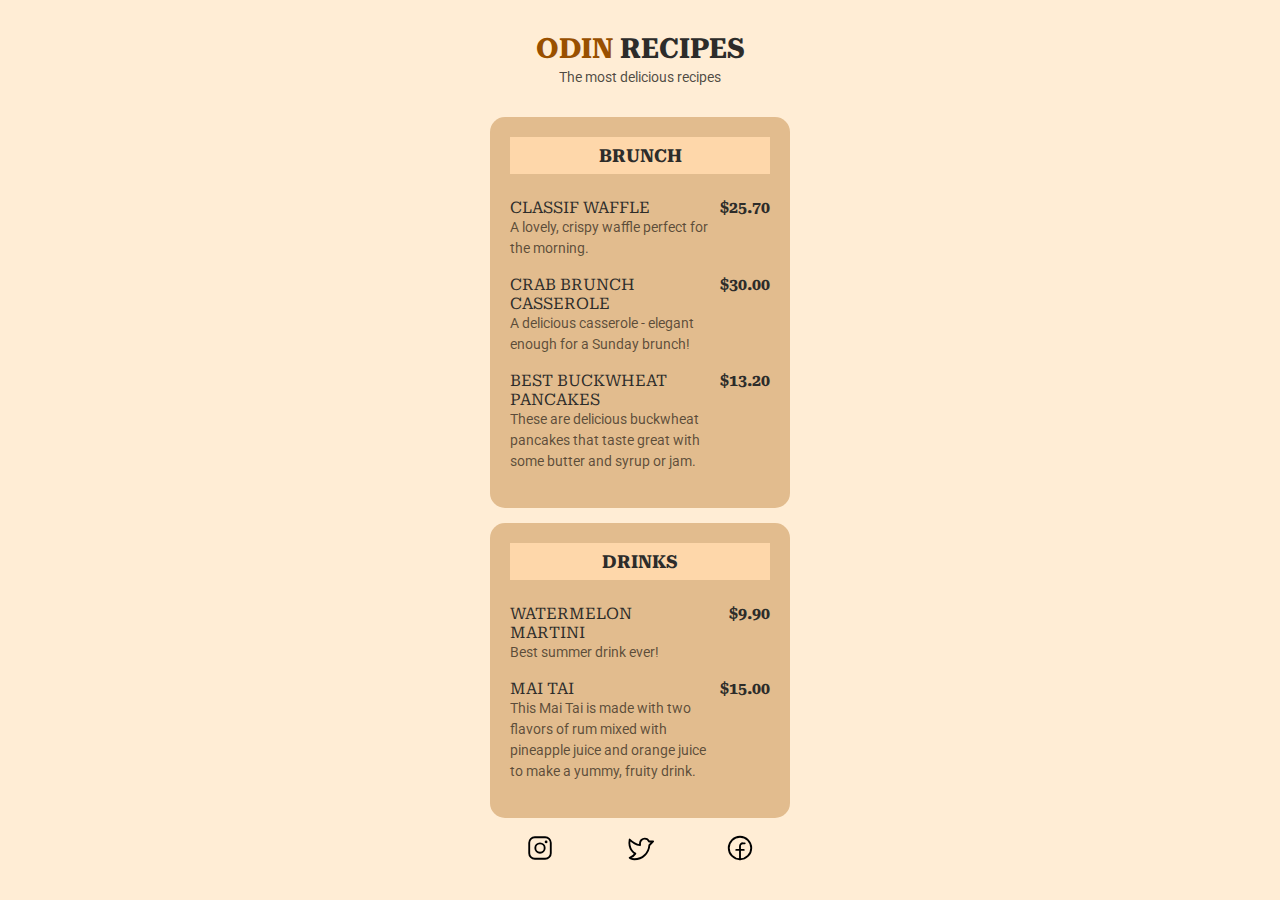
<file: index.html>
<!DOCTYPE html>
<html lang="en">
  <head>
    <link rel="preconnect" href="https://fonts.googleapis.com" />
    <link rel="preconnect" href="https://fonts.gstatic.com" crossorigin />
    <link
      href="https://fonts.googleapis.com/css2?family=Roboto&family=Roboto+Serif:opsz,wght@8..144,700&display=swap"
      rel="stylesheet"
    />

    <meta charset="UTF-8" />
    <meta http-equiv="X-UA-Compatible" content="IE=edge" />
    <meta name="viewport" content="width=device-width, initial-scale=1.0" />
    <title>RocketCoffee</title>

    <link rel="stylesheet" href="src/css/style.css" />
    <link rel="stylesheet" href="src/css/root.css" />
    <link rel="stylesheet" href="src/css/animation.css" />
  </head>

  <body>
    <header>
      <h1><span>Odin </span>Recipes</h1>
      <p>The most delicious recipes</p>
    </header>
    <main>
      <section>
        <h2>Brunch</h2>
        <ul>
          <li>
            <div class="details">
              <a href="recipes/classic-waffle.html">classif waffle</a>
              <p class="description">
                A lovely, crispy waffle perfect for the morning.
              </p>
            </div>
            <strong class="price">$25.70</strong>
          </li>
          <li>
            <div class="details">
              <a href="recipes/crab-brunch-casserole.html"
                >crab brunch casserole</a
              >
              <p class="description">
                A delicious casserole - elegant enough for a Sunday brunch!
              </p>
            </div>
            <strong class="price">$30.00</strong>
          </li>
          <li>
            <div class="details">
              <a href="recipes/best-buckwheat-pancake.html" target="_blank"
                >best buckwheat pancakes
              </a>
              <p class="description">
                These are delicious buckwheat pancakes that taste great with
                some butter and syrup or jam.
              </p>
            </div>
            <strong class="price">$13.20</strong>
          </li>
        </ul>
      </section>
      <section class="drinks">
        <h2>drinks</h2>
        <ul>
          <li>
            <div class="details">
              <a href="recipes/watermelon-martini.html">Watermelon Martini</a>
              <p class="description">Best summer drink ever!</p>
            </div>
            <strong class="price">$9.90</strong>
          </li>
          <li>
            <div class="details">
              <a href="recipes/mai-tai.html">Mai Tai</a>
              <p class="description">
                This Mai Tai is made with two flavors of rum mixed with
                pineapple juice and orange juice to make a yummy, fruity drink.
              </p>
            </div>
            <strong class="price">$15.00</strong>
          </li>
        </ul>
      </section>
    </main>
    <footer>
      <a href="https://www.instagram.com" target="_blank">
        <svg
          xmlns="http://www.w3.org/2000/svg"
          width="192"
          height="192"
          fill="#000000"
          viewBox="0 0 256 256"
        >
          <rect width="256" height="256" fill="none"></rect>
          <circle
            cx="128"
            cy="128"
            r="40"
            fill="none"
            stroke="#000000"
            stroke-miterlimit="10"
            stroke-width="16"
          ></circle>
          <rect
            x="36"
            y="36"
            width="184"
            height="184"
            rx="48"
            fill="none"
            stroke="#000000"
            stroke-linecap="round"
            stroke-linejoin="round"
            stroke-width="16"
          ></rect>
          <circle cx="180" cy="76" r="12"></circle>
        </svg>
      </a>
      <a href="https://www.twitter.com" target="_blank">
        <svg
          xmlns="http://www.w3.org/2000/svg"
          width="192"
          height="192"
          fill="#000000"
          viewBox="0 0 256 256"
        >
          <rect width="256" height="256" fill="none"></rect>
          <path
            d="M128,88c0-22,18.5-40.3,40.5-40a40,40,0,0,1,36.2,24H240l-32.3,32.3A127.9,127.9,0,0,1,80,224c-32,0-40-12-40-12s32-12,48-36c0,0-64-32-48-120,0,0,40,40,88,48Z"
            fill="none"
            stroke="#000000"
            stroke-linecap="round"
            stroke-linejoin="round"
            stroke-width="16"
          ></path>
        </svg>
      </a>
      <a href="https://www.facebook.com" target="_blank">
        <svg
          xmlns="http://www.w3.org/2000/svg"
          width="192"
          height="192"
          fill="#000000"
          viewBox="0 0 256 256"
        >
          <rect width="256" height="256" fill="none"></rect>
          <circle
            cx="128"
            cy="128"
            r="96"
            fill="none"
            stroke="#000000"
            stroke-linecap="round"
            stroke-linejoin="round"
            stroke-width="16"
          ></circle>
          <path
            d="M168,88H152a23.9,23.9,0,0,0-24,24V224"
            fill="none"
            stroke="#000000"
            stroke-linecap="round"
            stroke-linejoin="round"
            stroke-width="16"
          ></path>
          <line
            x1="96"
            y1="144"
            x2="160"
            y2="144"
            fill="none"
            stroke="#000000"
            stroke-linecap="round"
            stroke-linejoin="round"
            stroke-width="16"
          ></line>
        </svg>
      </a>
    </footer>
  </body>
</html>
</file>
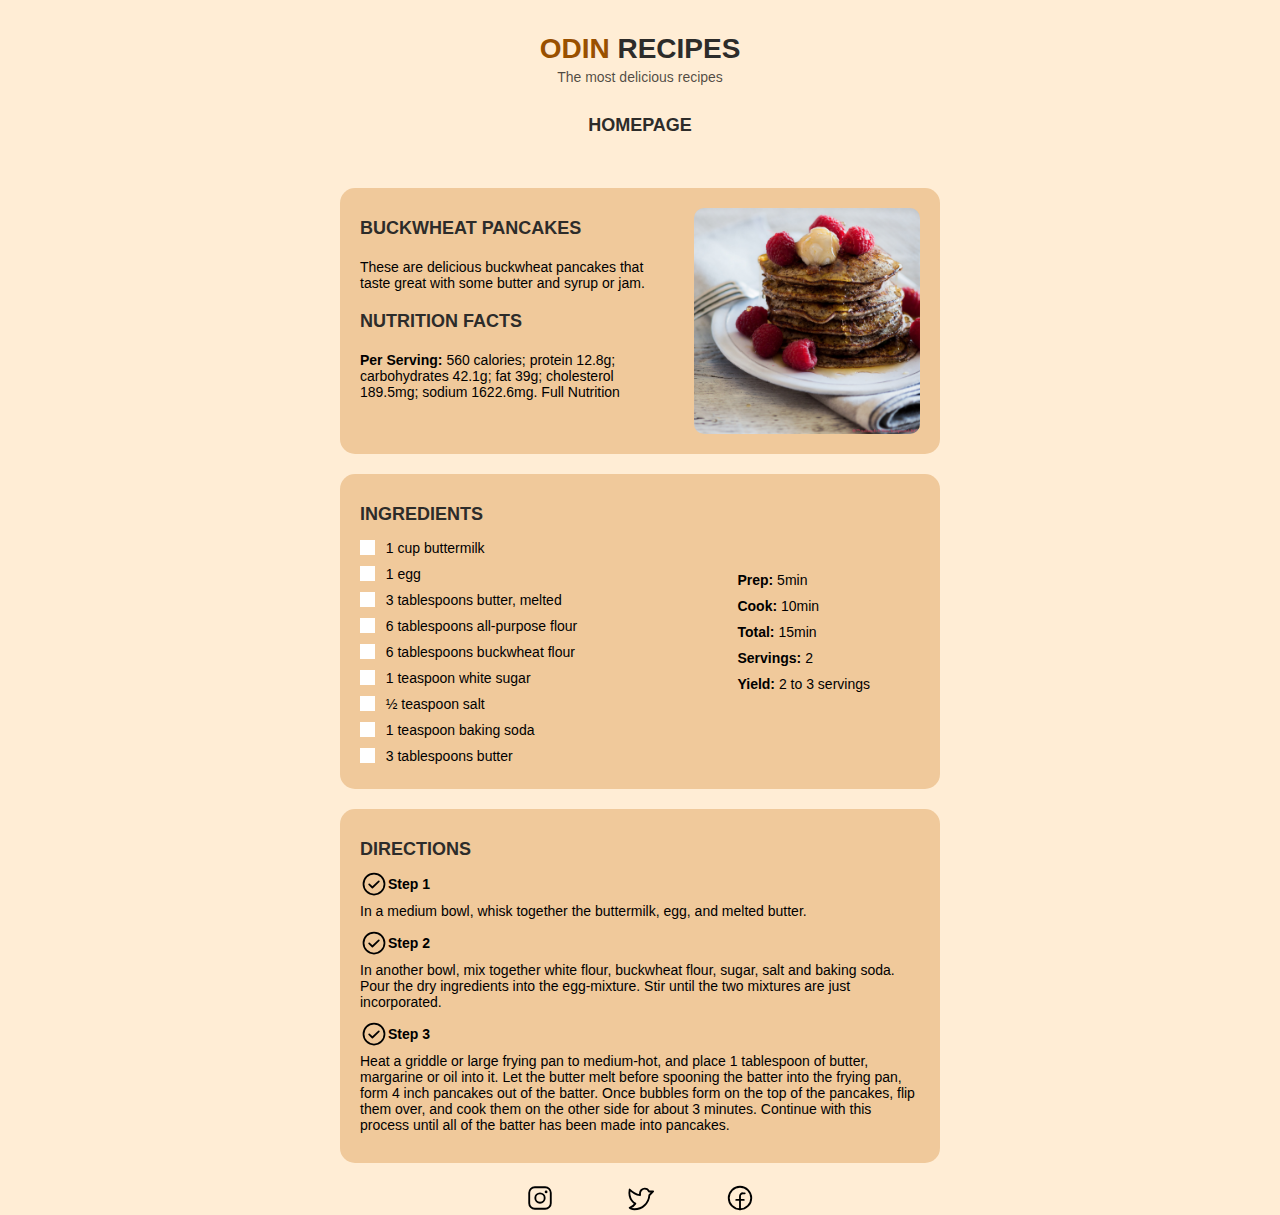
<file: recipes/best-buckwheat-pancake.html>
<!DOCTYPE html>
<html lang="en">
  <head>
    <meta charset="UTF-8" />
    <meta http-equiv="X-UA-Compatible" content="IE=edge" />
    <meta name="viewport" content="width=device-width, initial-scale=1.0" />
    <title>Best Buckwheat Pancake Recipe</title>
    <link rel="stylesheet" href="../src/css/recipes.css" />
    <link rel="stylesheet" href="../src/css/root.css" />
    <link rel="stylesheet" href="../src/css/animation.css" />
  </head>
  <body>
    <header>
      <h1><span>Odin </span>Recipes</h1>
      <p>The most delicious recipes</p>

      <div class="link-homepage">
        <a href="../index.html">Homepage</a>
      </div>
    </header>

    <main>
      <section class="recipe-introduction">
        <div class="recipe-info">
          <h3>buckwheat pancakes</h3>
          <p>
            These are delicious buckwheat pancakes that taste great with some
            butter and syrup or jam.
          </p>
          <h3>Nutrition Facts</h3>
          <p>
            <strong>Per Serving: </strong> 560 calories; protein 12.8g;
            carbohydrates 42.1g; fat 39g; cholesterol 189.5mg; sodium 1622.6mg.
            Full Nutrition
          </p>
        </div>
        <div class="recipe-img">
          <img
            src="../src/imgs/buckwheat-pancake.jpg"
            alt="A pile of buckwheat pancake inside a plate with strawberries"
          />
        </div>
      </section>
      <section class="ingredients">
        <div>
          <h3>Ingredients</h3>
          <ul>
            <li>
              <input type="checkbox" />
              <label for="">1 cup buttermilk</label>
            </li>
            <li>
              <input type="checkbox" />
              <label for="scales">1 egg</label>
            </li>
            <li>
              <input type="checkbox" />
              <label for="scales">3 tablespoons butter, melted</label>
            </li>
            <li>
              <input type="checkbox" />
              <label for="scales">6 tablespoons all-purpose flour</label>
            </li>
            <li>
              <input type="checkbox" />
              <label for="scales">6 tablespoons buckwheat flour</label>
            </li>
            <li>
              <input type="checkbox" />
              <label for="scales">1 teaspoon white sugar</label>
            </li>
            <li>
              <input type="checkbox" />
              <label for="scales">½ teaspoon salt</label>
            </li>
            <li>
              <input type="checkbox" />
              <label for="scales">1 teaspoon baking soda</label>
            </li>
            <li>
              <input type="checkbox" />
              <label for="scales">3 tablespoons butter</label>
            </li>
          </ul>
        </div>
        <div class="info-recipes">
          <p><strong>Prep:</strong> 5min</p>
          <p><strong>Cook:</strong> 10min</p>
          <p><strong>Total: </strong> 15min</p>
          <p><strong>Servings:</strong> 2</p>
          <p><strong>Yield: </strong> 2 to 3 servings</p>
        </div>
      </section>
      <section class="preparation">
        <h3>Directions</h3>
        <div class="directions">
          <div class="steps">
            <svg
              xmlns="http://www.w3.org/2000/svg"
              width="192"
              height="192"
              fill="#000000"
              viewBox="0 0 256 256"
            >
              <rect width="256" height="256" fill="none"></rect>
              <polyline
                points="172 104 113.3 160 84 132"
                fill="none"
                stroke="#000000"
                stroke-linecap="round"
                stroke-linejoin="round"
                stroke-width="16"
              ></polyline>
              <circle
                cx="128"
                cy="128"
                r="96"
                fill="none"
                stroke="#000000"
                stroke-linecap="round"
                stroke-linejoin="round"
                stroke-width="16"
              ></circle>
            </svg>
            <p>Step 1</p>
          </div>
          <p>
            In a medium bowl, whisk together the buttermilk, egg, and melted
            butter.
          </p>
        </div>
        <div class="directions">
          <div class="steps">
            <svg
              xmlns="http://www.w3.org/2000/svg"
              width="192"
              height="192"
              fill="#000000"
              viewBox="0 0 256 256"
            >
              <rect width="256" height="256" fill="none"></rect>
              <polyline
                points="172 104 113.3 160 84 132"
                fill="none"
                stroke="#000000"
                stroke-linecap="round"
                stroke-linejoin="round"
                stroke-width="16"
              ></polyline>
              <circle
                cx="128"
                cy="128"
                r="96"
                fill="none"
                stroke="#000000"
                stroke-linecap="round"
                stroke-linejoin="round"
                stroke-width="16"
              ></circle>
            </svg>
            <p>Step 2</p>
          </div>
          <p>
            In another bowl, mix together white flour, buckwheat flour, sugar,
            salt and baking soda. Pour the dry ingredients into the egg-mixture.
            Stir until the two mixtures are just incorporated.
          </p>
        </div>
        <div class="directions">
          <div class="steps">
            <svg
              xmlns="http://www.w3.org/2000/svg"
              width="192"
              height="192"
              fill="#000000"
              viewBox="0 0 256 256"
            >
              <rect width="256" height="256" fill="none"></rect>
              <polyline
                points="172 104 113.3 160 84 132"
                fill="none"
                stroke="#000000"
                stroke-linecap="round"
                stroke-linejoin="round"
                stroke-width="16"
              ></polyline>
              <circle
                cx="128"
                cy="128"
                r="96"
                fill="none"
                stroke="#000000"
                stroke-linecap="round"
                stroke-linejoin="round"
                stroke-width="16"
              ></circle>
            </svg>
            <p>Step 3</p>
          </div>
          <p>
            Heat a griddle or large frying pan to medium-hot, and place 1
            tablespoon of butter, margarine or oil into it. Let the butter melt
            before spooning the batter into the frying pan, form 4 inch pancakes
            out of the batter. Once bubbles form on the top of the pancakes,
            flip them over, and cook them on the other side for about 3 minutes.
            Continue with this process until all of the batter has been made
            into pancakes.
          </p>
        </div>
      </section>
    </main>

    <footer>
      <a href="https://www.instagram.com" target="_blank">
        <svg
          xmlns="http://www.w3.org/2000/svg"
          width="192"
          height="192"
          fill="#000000"
          viewBox="0 0 256 256"
        >
          <rect width="256" height="256" fill="none"></rect>
          <circle
            cx="128"
            cy="128"
            r="40"
            fill="none"
            stroke="#000000"
            stroke-miterlimit="10"
            stroke-width="16"
          ></circle>
          <rect
            x="36"
            y="36"
            width="184"
            height="184"
            rx="48"
            fill="none"
            stroke="#000000"
            stroke-linecap="round"
            stroke-linejoin="round"
            stroke-width="16"
          ></rect>
          <circle cx="180" cy="76" r="12"></circle>
        </svg>
      </a>
      <a href="https://www.twitter.com" target="_blank">
        <svg
          xmlns="http://www.w3.org/2000/svg"
          width="192"
          height="192"
          fill="#000000"
          viewBox="0 0 256 256"
        >
          <rect width="256" height="256" fill="none"></rect>
          <path
            d="M128,88c0-22,18.5-40.3,40.5-40a40,40,0,0,1,36.2,24H240l-32.3,32.3A127.9,127.9,0,0,1,80,224c-32,0-40-12-40-12s32-12,48-36c0,0-64-32-48-120,0,0,40,40,88,48Z"
            fill="none"
            stroke="#000000"
            stroke-linecap="round"
            stroke-linejoin="round"
            stroke-width="16"
          ></path>
        </svg>
      </a>
      <a href="https://www.facebook.com" target="_blank">
        <svg
          xmlns="http://www.w3.org/2000/svg"
          width="192"
          height="192"
          fill="#000000"
          viewBox="0 0 256 256"
        >
          <rect width="256" height="256" fill="none"></rect>
          <circle
            cx="128"
            cy="128"
            r="96"
            fill="none"
            stroke="#000000"
            stroke-linecap="round"
            stroke-linejoin="round"
            stroke-width="16"
          ></circle>
          <path
            d="M168,88H152a23.9,23.9,0,0,0-24,24V224"
            fill="none"
            stroke="#000000"
            stroke-linecap="round"
            stroke-linejoin="round"
            stroke-width="16"
          ></path>
          <line
            x1="96"
            y1="144"
            x2="160"
            y2="144"
            fill="none"
            stroke="#000000"
            stroke-linecap="round"
            stroke-linejoin="round"
            stroke-width="16"
          ></line>
        </svg>
      </a>
    </footer>
  </body>
</html>
</file>
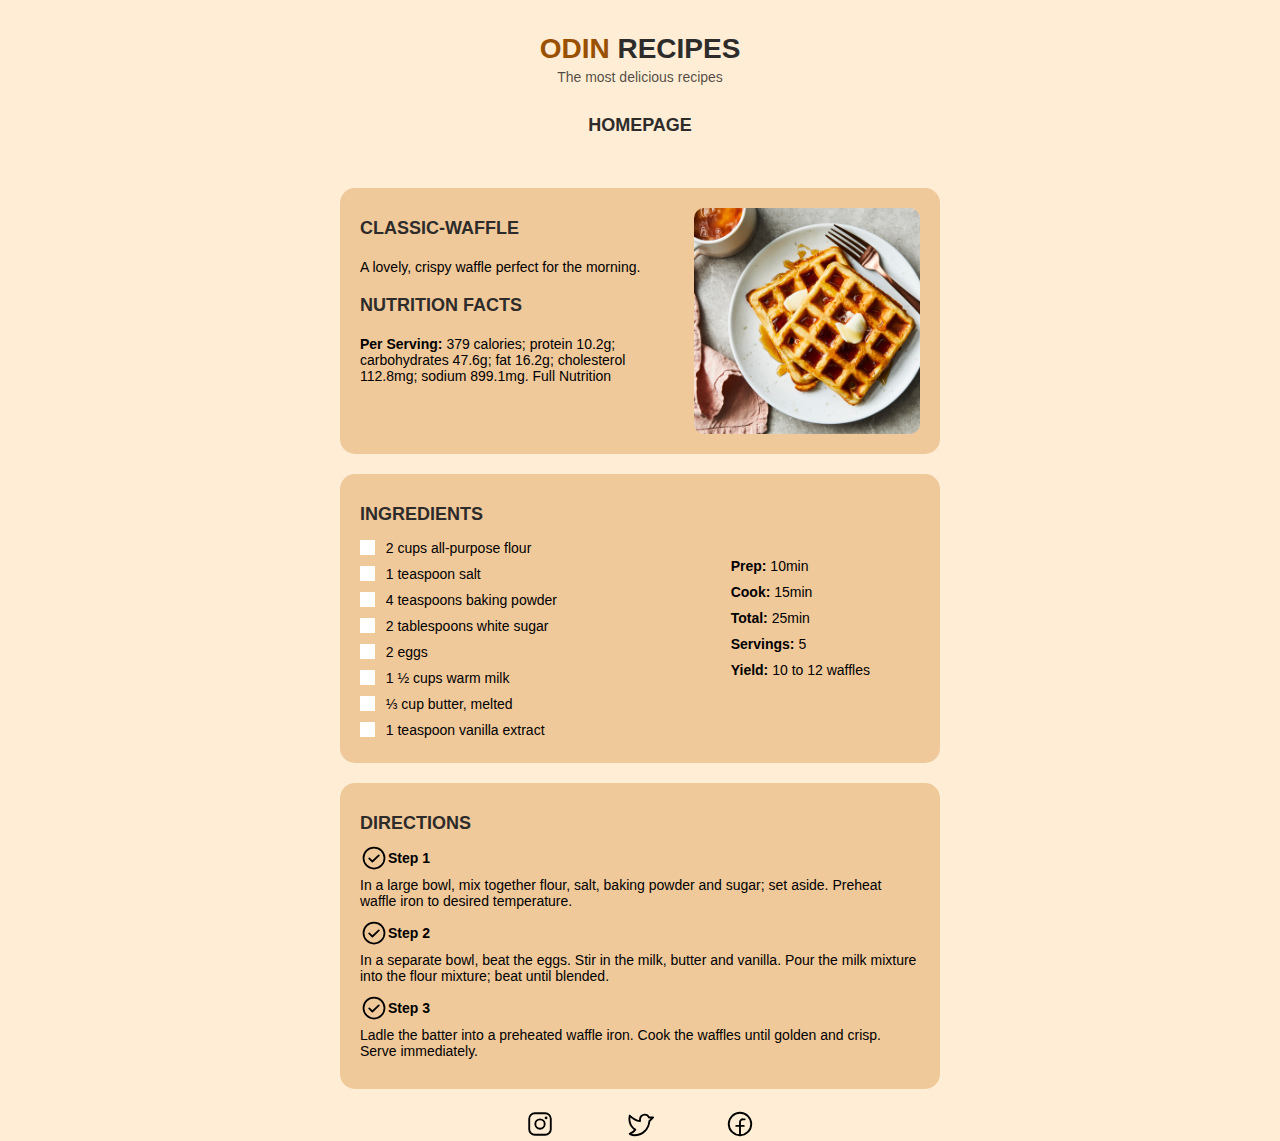
<file: recipes/classic-waffle.html>
<!DOCTYPE html>
<html lang="en">
  <head>
    <meta charset="UTF-8" />
    <meta http-equiv="X-UA-Compatible" content="IE=edge" />
    <meta name="viewport" content="width=device-width, initial-scale=1.0" />
    <title>Classic Waffle Recipe</title>
    <link rel="stylesheet" href="../src/css/recipes.css" />
    <link rel="stylesheet" href="../src/css/root.css" />
    <link rel="stylesheet" href="../src/css/animation.css" />
  </head>
  <body>
    <header>
      <h1><span>Odin </span>Recipes</h1>
      <p>The most delicious recipes</p>
      <div class="link-homepage">
        <a href="../index.html">Homepage</a>
      </div>
    </header>
    <main>
      <section class="recipe-introduction">
        <div class="recipe-info">
          <h3>Classic-waffle</h3>
          <p>A lovely, crispy waffle perfect for the morning.</p>
          <h3>Nutrition Facts</h3>
          <p>
            <strong>Per Serving: </strong>379 calories; protein 10.2g;
            carbohydrates 47.6g; fat 16.2g; cholesterol 112.8mg; sodium 899.1mg.
            Full Nutrition
          </p>
        </div>
        <div class="recipe-img">
          <img
            src="../src/imgs/classic-waffle.jpg"
            alt="Waffle with honey inside a white plate and a fork leaning on the plate"
          />
        </div>
      </section>
      <section class="ingredients">
        <div>
          <h3>Ingredients</h3>
          <ul>
            <li>
              <input type="checkbox" />
              <label for="">2 cups all-purpose flour</label>
            </li>
            <li>
              <input type="checkbox" />
              <label for="scales">1 teaspoon salt</label>
            </li>
            <li>
              <input type="checkbox" />
              <label for="scales">4 teaspoons baking powder</label>
            </li>
            <li>
              <input type="checkbox" />
              <label for="scales">2 tablespoons white sugar</label>
            </li>
            <li>
              <input type="checkbox" />
              <label for="scales">2 eggs</label>
            </li>
            <li>
              <input type="checkbox" />
              <label for="scales">1 ½ cups warm milk</label>
            </li>
            <li>
              <input type="checkbox" />
              <label for="scales">⅓ cup butter, melted</label>
            </li>
            <li>
              <input type="checkbox" />
              <label for="scales">1 teaspoon vanilla extract</label>
            </li>
          </ul>
        </div>
        <div class="info-recipes">
          <p><strong>Prep:</strong> 10min</p>
          <p><strong>Cook:</strong> 15min</p>
          <p><strong>Total: </strong> 25min</p>
          <p><strong>Servings:</strong> 5</p>
          <p><strong>Yield: </strong> 10 to 12 waffles</p>
        </div>
      </section>
      <section class="preparation">
        <h3>Directions</h3>
        <div class="directions">
          <div class="steps">
            <svg
              xmlns="http://www.w3.org/2000/svg"
              width="192"
              height="192"
              fill="#000000"
              viewBox="0 0 256 256"
            >
              <rect width="256" height="256" fill="none"></rect>
              <polyline
                points="172 104 113.3 160 84 132"
                fill="none"
                stroke="#000000"
                stroke-linecap="round"
                stroke-linejoin="round"
                stroke-width="16"
              ></polyline>
              <circle
                cx="128"
                cy="128"
                r="96"
                fill="none"
                stroke="#000000"
                stroke-linecap="round"
                stroke-linejoin="round"
                stroke-width="16"
              ></circle>
            </svg>
            <p>Step 1</p>
          </div>
          <p>
            In a large bowl, mix together flour, salt, baking powder and sugar;
            set aside. Preheat waffle iron to desired temperature.
          </p>
        </div>
        <div class="directions">
          <div class="steps">
            <svg
              xmlns="http://www.w3.org/2000/svg"
              width="192"
              height="192"
              fill="#000000"
              viewBox="0 0 256 256"
            >
              <rect width="256" height="256" fill="none"></rect>
              <polyline
                points="172 104 113.3 160 84 132"
                fill="none"
                stroke="#000000"
                stroke-linecap="round"
                stroke-linejoin="round"
                stroke-width="16"
              ></polyline>
              <circle
                cx="128"
                cy="128"
                r="96"
                fill="none"
                stroke="#000000"
                stroke-linecap="round"
                stroke-linejoin="round"
                stroke-width="16"
              ></circle>
            </svg>
            <p>Step 2</p>
          </div>
          <p>
            In a separate bowl, beat the eggs. Stir in the milk, butter and
            vanilla. Pour the milk mixture into the flour mixture; beat until
            blended.
          </p>
        </div>
        <div class="directions">
          <div class="steps">
            <svg
              xmlns="http://www.w3.org/2000/svg"
              width="192"
              height="192"
              fill="#000000"
              viewBox="0 0 256 256"
            >
              <rect width="256" height="256" fill="none"></rect>
              <polyline
                points="172 104 113.3 160 84 132"
                fill="none"
                stroke="#000000"
                stroke-linecap="round"
                stroke-linejoin="round"
                stroke-width="16"
              ></polyline>
              <circle
                cx="128"
                cy="128"
                r="96"
                fill="none"
                stroke="#000000"
                stroke-linecap="round"
                stroke-linejoin="round"
                stroke-width="16"
              ></circle>
            </svg>
            <p>Step 3</p>
          </div>
          <p>
            Ladle the batter into a preheated waffle iron. Cook the waffles
            until golden and crisp. Serve immediately.
          </p>
        </div>
      </section>
    </main>

    <footer>
      <a href="https://www.instagram.com" target="_blank">
        <svg
          xmlns="http://www.w3.org/2000/svg"
          width="192"
          height="192"
          fill="#000000"
          viewBox="0 0 256 256"
        >
          <rect width="256" height="256" fill="none"></rect>
          <circle
            cx="128"
            cy="128"
            r="40"
            fill="none"
            stroke="#000000"
            stroke-miterlimit="10"
            stroke-width="16"
          ></circle>
          <rect
            x="36"
            y="36"
            width="184"
            height="184"
            rx="48"
            fill="none"
            stroke="#000000"
            stroke-linecap="round"
            stroke-linejoin="round"
            stroke-width="16"
          ></rect>
          <circle cx="180" cy="76" r="12"></circle>
        </svg>
      </a>
      <a href="https://www.twitter.com" target="_blank">
        <svg
          xmlns="http://www.w3.org/2000/svg"
          width="192"
          height="192"
          fill="#000000"
          viewBox="0 0 256 256"
        >
          <rect width="256" height="256" fill="none"></rect>
          <path
            d="M128,88c0-22,18.5-40.3,40.5-40a40,40,0,0,1,36.2,24H240l-32.3,32.3A127.9,127.9,0,0,1,80,224c-32,0-40-12-40-12s32-12,48-36c0,0-64-32-48-120,0,0,40,40,88,48Z"
            fill="none"
            stroke="#000000"
            stroke-linecap="round"
            stroke-linejoin="round"
            stroke-width="16"
          ></path>
        </svg>
      </a>
      <a href="https://www.facebook.com" target="_blank">
        <svg
          xmlns="http://www.w3.org/2000/svg"
          width="192"
          height="192"
          fill="#000000"
          viewBox="0 0 256 256"
        >
          <rect width="256" height="256" fill="none"></rect>
          <circle
            cx="128"
            cy="128"
            r="96"
            fill="none"
            stroke="#000000"
            stroke-linecap="round"
            stroke-linejoin="round"
            stroke-width="16"
          ></circle>
          <path
            d="M168,88H152a23.9,23.9,0,0,0-24,24V224"
            fill="none"
            stroke="#000000"
            stroke-linecap="round"
            stroke-linejoin="round"
            stroke-width="16"
          ></path>
          <line
            x1="96"
            y1="144"
            x2="160"
            y2="144"
            fill="none"
            stroke="#000000"
            stroke-linecap="round"
            stroke-linejoin="round"
            stroke-width="16"
          ></line>
        </svg>
      </a>
    </footer>
  </body>
</html>
</file>
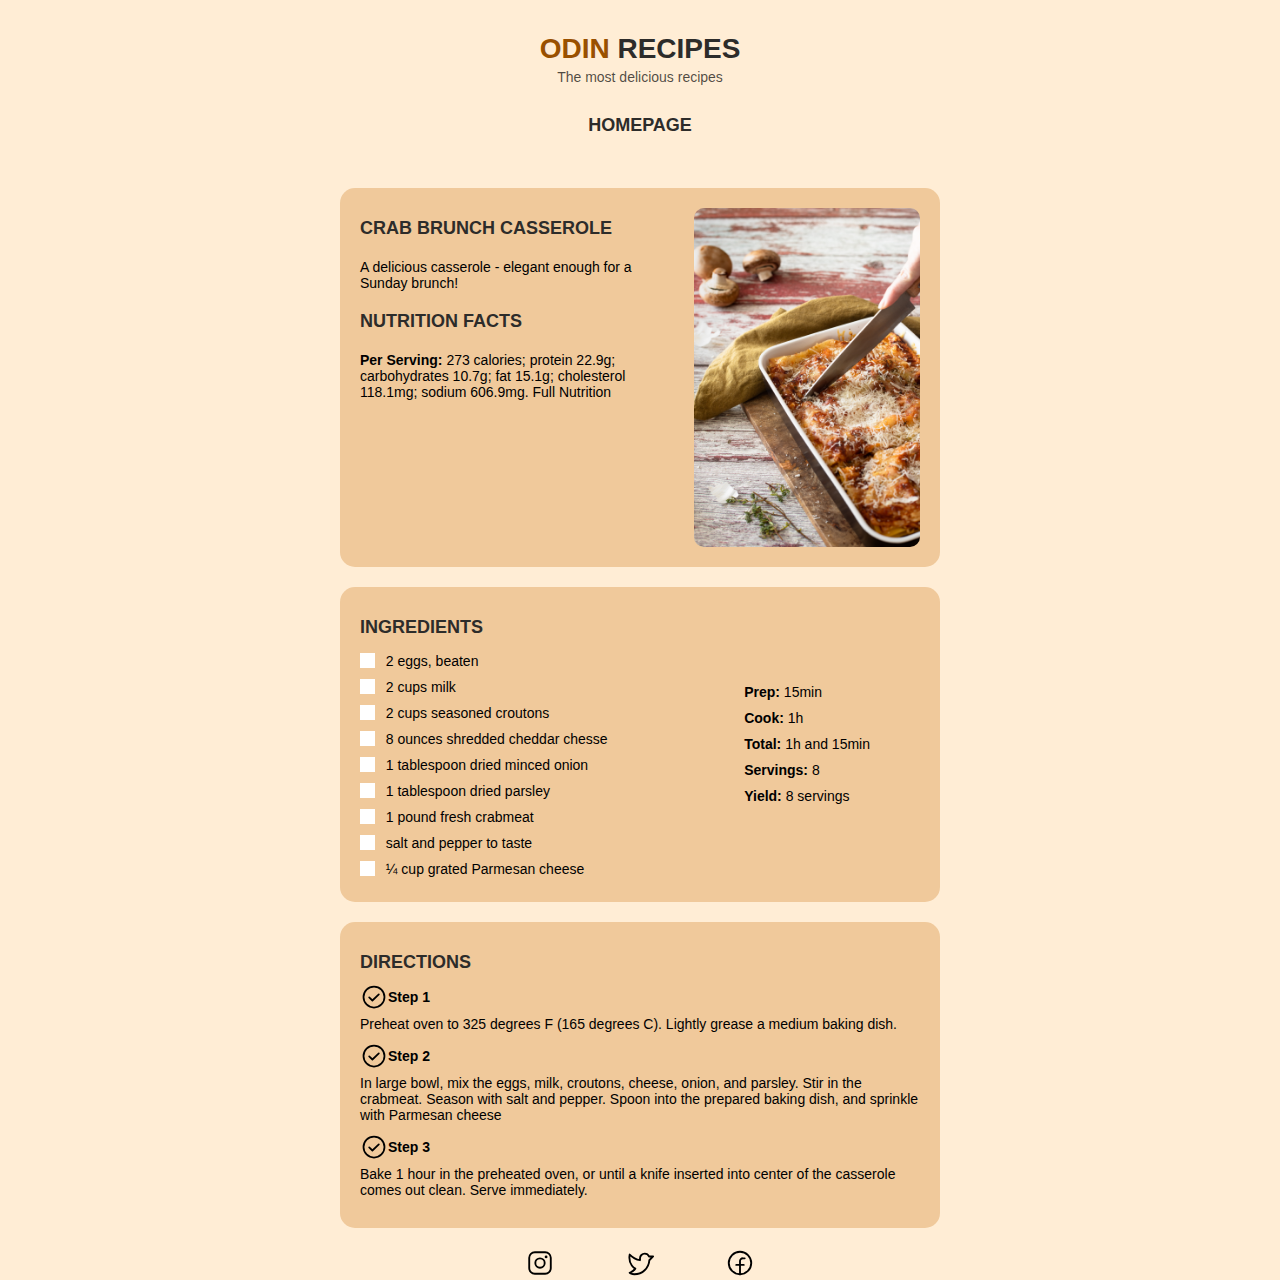
<file: recipes/crab-brunch-casserole.html>
<!DOCTYPE html>
<html lang="en">
  <head>
    <meta charset="UTF-8" />
    <meta http-equiv="X-UA-Compatible" content="IE=edge" />
    <meta name="viewport" content="width=device-width, initial-scale=1.0" />
    <title>Crab brunch Casserole Recipe</title>
    <link rel="stylesheet" href="../src/css/recipes.css" />
    <link rel="stylesheet" href="../src/css/root.css" />
    <link rel="stylesheet" href="../src/css/animation.css" />
  </head>
  <body>
    <header>
      <h1><span>Odin </span>Recipes</h1>
      <p>The most delicious recipes</p>
      <div class="link-homepage">
        <a href="../index.html">Homepage</a>
      </div>
    </header>

    <main>
      <section class="recipe-introduction">
        <div class="recipe-info">
          <h3>crab brunch casserole</h3>
          <p>A delicious casserole - elegant enough for a Sunday brunch!</p>
          <h3>Nutrition Facts</h3>
          <p>
            <strong>Per Serving: </strong> 273 calories; protein 22.9g;
            carbohydrates 10.7g; fat 15.1g; cholesterol 118.1mg; sodium 606.9mg.
            Full Nutrition
          </p>
        </div>
        <div class="recipe-img">
          <img
            src="../src/imgs/crab-brunch-casserole.jpg"
            alt="Person cutting a crab casserole in a table, with 3 mushroons around"
          />
        </div>
      </section>
      <section class="ingredients">
        <div>
          <h3>Ingredients</h3>
          <ul>
            <li>
              <input type="checkbox" />
              <label for="">2 eggs, beaten</label>
            </li>
            <li>
              <input type="checkbox" />
              <label for="scales">2 cups milk</label>
            </li>
            <li>
              <input type="checkbox" />
              <label for="scales">2 cups seasoned croutons</label>
            </li>
            <li>
              <input type="checkbox" />
              <label for="scales">8 ounces shredded cheddar chesse</label>
            </li>
            <li>
              <input type="checkbox" />
              <label for="scales">1 tablespoon dried minced onion</label>
            </li>
            <li>
              <input type="checkbox" />
              <label for="scales">1 tablespoon dried parsley</label>
            </li>
            <li>
              <input type="checkbox" />
              <label for="scales">1 pound fresh crabmeat</label>
            </li>
            <li>
              <input type="checkbox" />
              <label for="scales">salt and pepper to taste</label>
            </li>
            <li>
              <input type="checkbox" />
              <label for="scales">¼ cup grated Parmesan cheese</label>
            </li>
          </ul>
        </div>
        <div class="info-recipes">
          <p><strong>Prep:</strong> 15min</p>
          <p><strong>Cook:</strong> 1h</p>
          <p><strong>Total: </strong> 1h and 15min</p>
          <p><strong>Servings:</strong> 8</p>
          <p><strong>Yield: </strong> 8 servings</p>
        </div>
      </section>
      <section class="preparation">
        <h3>Directions</h3>
        <div class="directions">
          <div class="steps">
            <svg
              xmlns="http://www.w3.org/2000/svg"
              width="192"
              height="192"
              fill="#000000"
              viewBox="0 0 256 256"
            >
              <rect width="256" height="256" fill="none"></rect>
              <polyline
                points="172 104 113.3 160 84 132"
                fill="none"
                stroke="#000000"
                stroke-linecap="round"
                stroke-linejoin="round"
                stroke-width="16"
              ></polyline>
              <circle
                cx="128"
                cy="128"
                r="96"
                fill="none"
                stroke="#000000"
                stroke-linecap="round"
                stroke-linejoin="round"
                stroke-width="16"
              ></circle>
            </svg>
            <p>Step 1</p>
          </div>
          <p>
            Preheat oven to 325 degrees F (165 degrees C). Lightly grease a
            medium baking dish.
          </p>
        </div>
        <div class="directions">
          <div class="steps">
            <svg
              xmlns="http://www.w3.org/2000/svg"
              width="192"
              height="192"
              fill="#000000"
              viewBox="0 0 256 256"
            >
              <rect width="256" height="256" fill="none"></rect>
              <polyline
                points="172 104 113.3 160 84 132"
                fill="none"
                stroke="#000000"
                stroke-linecap="round"
                stroke-linejoin="round"
                stroke-width="16"
              ></polyline>
              <circle
                cx="128"
                cy="128"
                r="96"
                fill="none"
                stroke="#000000"
                stroke-linecap="round"
                stroke-linejoin="round"
                stroke-width="16"
              ></circle>
            </svg>
            <p>Step 2</p>
          </div>
          <p>
            In large bowl, mix the eggs, milk, croutons, cheese, onion, and
            parsley. Stir in the crabmeat. Season with salt and pepper. Spoon
            into the prepared baking dish, and sprinkle with Parmesan cheese
          </p>
        </div>
        <div class="directions">
          <div class="steps">
            <svg
              xmlns="http://www.w3.org/2000/svg"
              width="192"
              height="192"
              fill="#000000"
              viewBox="0 0 256 256"
            >
              <rect width="256" height="256" fill="none"></rect>
              <polyline
                points="172 104 113.3 160 84 132"
                fill="none"
                stroke="#000000"
                stroke-linecap="round"
                stroke-linejoin="round"
                stroke-width="16"
              ></polyline>
              <circle
                cx="128"
                cy="128"
                r="96"
                fill="none"
                stroke="#000000"
                stroke-linecap="round"
                stroke-linejoin="round"
                stroke-width="16"
              ></circle>
            </svg>
            <p>Step 3</p>
          </div>
          <p>
            Bake 1 hour in the preheated oven, or until a knife inserted into
            center of the casserole comes out clean. Serve immediately.
          </p>
        </div>
      </section>
    </main>

    <footer>
      <a href="https://www.instagram.com" target="_blank">
        <svg
          xmlns="http://www.w3.org/2000/svg"
          width="192"
          height="192"
          fill="#000000"
          viewBox="0 0 256 256"
        >
          <rect width="256" height="256" fill="none"></rect>
          <circle
            cx="128"
            cy="128"
            r="40"
            fill="none"
            stroke="#000000"
            stroke-miterlimit="10"
            stroke-width="16"
          ></circle>
          <rect
            x="36"
            y="36"
            width="184"
            height="184"
            rx="48"
            fill="none"
            stroke="#000000"
            stroke-linecap="round"
            stroke-linejoin="round"
            stroke-width="16"
          ></rect>
          <circle cx="180" cy="76" r="12"></circle>
        </svg>
      </a>
      <a href="https://www.twitter.com" target="_blank">
        <svg
          xmlns="http://www.w3.org/2000/svg"
          width="192"
          height="192"
          fill="#000000"
          viewBox="0 0 256 256"
        >
          <rect width="256" height="256" fill="none"></rect>
          <path
            d="M128,88c0-22,18.5-40.3,40.5-40a40,40,0,0,1,36.2,24H240l-32.3,32.3A127.9,127.9,0,0,1,80,224c-32,0-40-12-40-12s32-12,48-36c0,0-64-32-48-120,0,0,40,40,88,48Z"
            fill="none"
            stroke="#000000"
            stroke-linecap="round"
            stroke-linejoin="round"
            stroke-width="16"
          ></path>
        </svg>
      </a>
      <a href="https://www.facebook.com" target="_blank">
        <svg
          xmlns="http://www.w3.org/2000/svg"
          width="192"
          height="192"
          fill="#000000"
          viewBox="0 0 256 256"
        >
          <rect width="256" height="256" fill="none"></rect>
          <circle
            cx="128"
            cy="128"
            r="96"
            fill="none"
            stroke="#000000"
            stroke-linecap="round"
            stroke-linejoin="round"
            stroke-width="16"
          ></circle>
          <path
            d="M168,88H152a23.9,23.9,0,0,0-24,24V224"
            fill="none"
            stroke="#000000"
            stroke-linecap="round"
            stroke-linejoin="round"
            stroke-width="16"
          ></path>
          <line
            x1="96"
            y1="144"
            x2="160"
            y2="144"
            fill="none"
            stroke="#000000"
            stroke-linecap="round"
            stroke-linejoin="round"
            stroke-width="16"
          ></line>
        </svg>
      </a>
    </footer>
  </body>
</html>
</file>
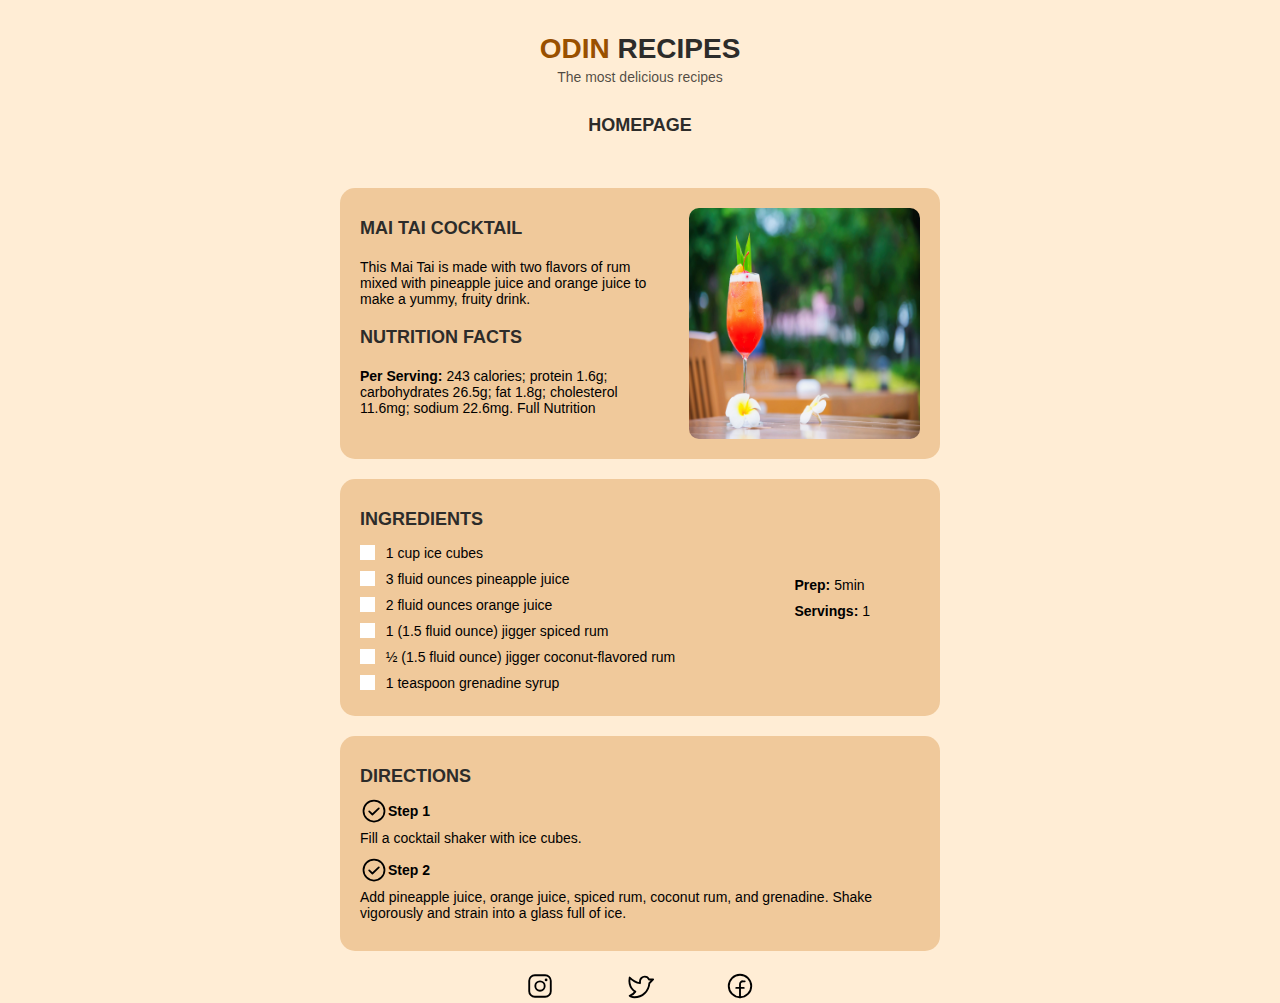
<file: recipes/mai-tai.html>
<!DOCTYPE html>
<html lang="en">
  <head>
    <meta charset="UTF-8" />
    <meta http-equiv="X-UA-Compatible" content="IE=edge" />
    <meta name="viewport" content="width=device-width, initial-scale=1.0" />
    <title>Mai Tai Drink Recipe</title>
    <link rel="stylesheet" href="../src/css/recipes.css" />
    <link rel="stylesheet" href="../src/css/root.css" />
    <link rel="stylesheet" href="../src/css/animation.css" />
  </head>
  <body>
    <header>
      <h1><span>Odin </span>Recipes</h1>
      <p>The most delicious recipes</p>
      <div class="link-homepage">
        <a href="../index.html">Homepage</a>
      </div>
    </header>

    <main>
      <section class="recipe-introduction">
        <div class="recipe-info">
          <h3>mai tai cocktail</h3>
          <p>
            This Mai Tai is made with two flavors of rum mixed with pineapple
            juice and orange juice to make a yummy, fruity drink.
          </p>
          <h3>Nutrition Facts</h3>
          <p>
            <strong>Per Serving: </strong> 243 calories; protein 1.6g;
            carbohydrates 26.5g; fat 1.8g; cholesterol 11.6mg; sodium 22.6mg.
            Full Nutrition
          </p>
        </div>
        <div class="recipe-img">
          <img
            src="../src/imgs/mai-tai-2.jpg"
            alt="A glass of mai tai cocktail above a table with two margarida flowers "
          />
        </div>
      </section>
      <section class="ingredients">
        <div class="recipe-ingredients">
          <h3>Ingredients</h3>
          <ul>
            <li>
              <input type="checkbox" />
              <label for="">1 cup ice cubes</label>
            </li>
            <li>
              <input type="checkbox" />
              <label for="scales">3 fluid ounces pineapple juice</label>
            </li>
            <li>
              <input type="checkbox" />
              <label for="scales">2 fluid ounces orange juice</label>
            </li>
            <li>
              <input type="checkbox" />
              <label for="scales">1 (1.5 fluid ounce) jigger spiced rum</label>
            </li>
            <li>
              <input type="checkbox" />
              <label for="scales"
                >½ (1.5 fluid ounce) jigger coconut-flavored rum</label
              >
            </li>
            <li>
              <input type="checkbox" />
              <label for="scales">1 teaspoon grenadine syrup</label>
            </li>
          </ul>
        </div>
        <div class="info-recipes">
          <p><strong>Prep:</strong> 5min</p>
          <p><strong>Servings:</strong> 1</p>
        </div>
      </section>
      <section class="preparation">
        <h3>Directions</h3>
        <div class="directions">
          <div class="steps">
            <svg
              xmlns="http://www.w3.org/2000/svg"
              width="192"
              height="192"
              fill="#000000"
              viewBox="0 0 256 256"
            >
              <rect width="256" height="256" fill="none"></rect>
              <polyline
                points="172 104 113.3 160 84 132"
                fill="none"
                stroke="#000000"
                stroke-linecap="round"
                stroke-linejoin="round"
                stroke-width="16"
              ></polyline>
              <circle
                cx="128"
                cy="128"
                r="96"
                fill="none"
                stroke="#000000"
                stroke-linecap="round"
                stroke-linejoin="round"
                stroke-width="16"
              ></circle>
            </svg>
            <p>Step 1</p>
          </div>
          <p>Fill a cocktail shaker with ice cubes.</p>
        </div>
        <div class="directions">
          <div class="steps">
            <svg
              xmlns="http://www.w3.org/2000/svg"
              width="192"
              height="192"
              fill="#000000"
              viewBox="0 0 256 256"
            >
              <rect width="256" height="256" fill="none"></rect>
              <polyline
                points="172 104 113.3 160 84 132"
                fill="none"
                stroke="#000000"
                stroke-linecap="round"
                stroke-linejoin="round"
                stroke-width="16"
              ></polyline>
              <circle
                cx="128"
                cy="128"
                r="96"
                fill="none"
                stroke="#000000"
                stroke-linecap="round"
                stroke-linejoin="round"
                stroke-width="16"
              ></circle>
            </svg>
            <p>Step 2</p>
          </div>
          <p>
            Add pineapple juice, orange juice, spiced rum, coconut rum, and
            grenadine. Shake vigorously and strain into a glass full of ice.
          </p>
        </div>
      </section>
    </main>

    <footer>
      <a href="https://www.instagram.com" target="_blank">
        <svg
          xmlns="http://www.w3.org/2000/svg"
          width="192"
          height="192"
          fill="#000000"
          viewBox="0 0 256 256"
        >
          <rect width="256" height="256" fill="none"></rect>
          <circle
            cx="128"
            cy="128"
            r="40"
            fill="none"
            stroke="#000000"
            stroke-miterlimit="10"
            stroke-width="16"
          ></circle>
          <rect
            x="36"
            y="36"
            width="184"
            height="184"
            rx="48"
            fill="none"
            stroke="#000000"
            stroke-linecap="round"
            stroke-linejoin="round"
            stroke-width="16"
          ></rect>
          <circle cx="180" cy="76" r="12"></circle>
        </svg>
      </a>
      <a href="https://www.twitter.com" target="_blank">
        <svg
          xmlns="http://www.w3.org/2000/svg"
          width="192"
          height="192"
          fill="#000000"
          viewBox="0 0 256 256"
        >
          <rect width="256" height="256" fill="none"></rect>
          <path
            d="M128,88c0-22,18.5-40.3,40.5-40a40,40,0,0,1,36.2,24H240l-32.3,32.3A127.9,127.9,0,0,1,80,224c-32,0-40-12-40-12s32-12,48-36c0,0-64-32-48-120,0,0,40,40,88,48Z"
            fill="none"
            stroke="#000000"
            stroke-linecap="round"
            stroke-linejoin="round"
            stroke-width="16"
          ></path>
        </svg>
      </a>
      <a href="https://www.facebook.com" target="_blank">
        <svg
          xmlns="http://www.w3.org/2000/svg"
          width="192"
          height="192"
          fill="#000000"
          viewBox="0 0 256 256"
        >
          <rect width="256" height="256" fill="none"></rect>
          <circle
            cx="128"
            cy="128"
            r="96"
            fill="none"
            stroke="#000000"
            stroke-linecap="round"
            stroke-linejoin="round"
            stroke-width="16"
          ></circle>
          <path
            d="M168,88H152a23.9,23.9,0,0,0-24,24V224"
            fill="none"
            stroke="#000000"
            stroke-linecap="round"
            stroke-linejoin="round"
            stroke-width="16"
          ></path>
          <line
            x1="96"
            y1="144"
            x2="160"
            y2="144"
            fill="none"
            stroke="#000000"
            stroke-linecap="round"
            stroke-linejoin="round"
            stroke-width="16"
          ></line>
        </svg>
      </a>
    </footer>
  </body>
</html>
</file>
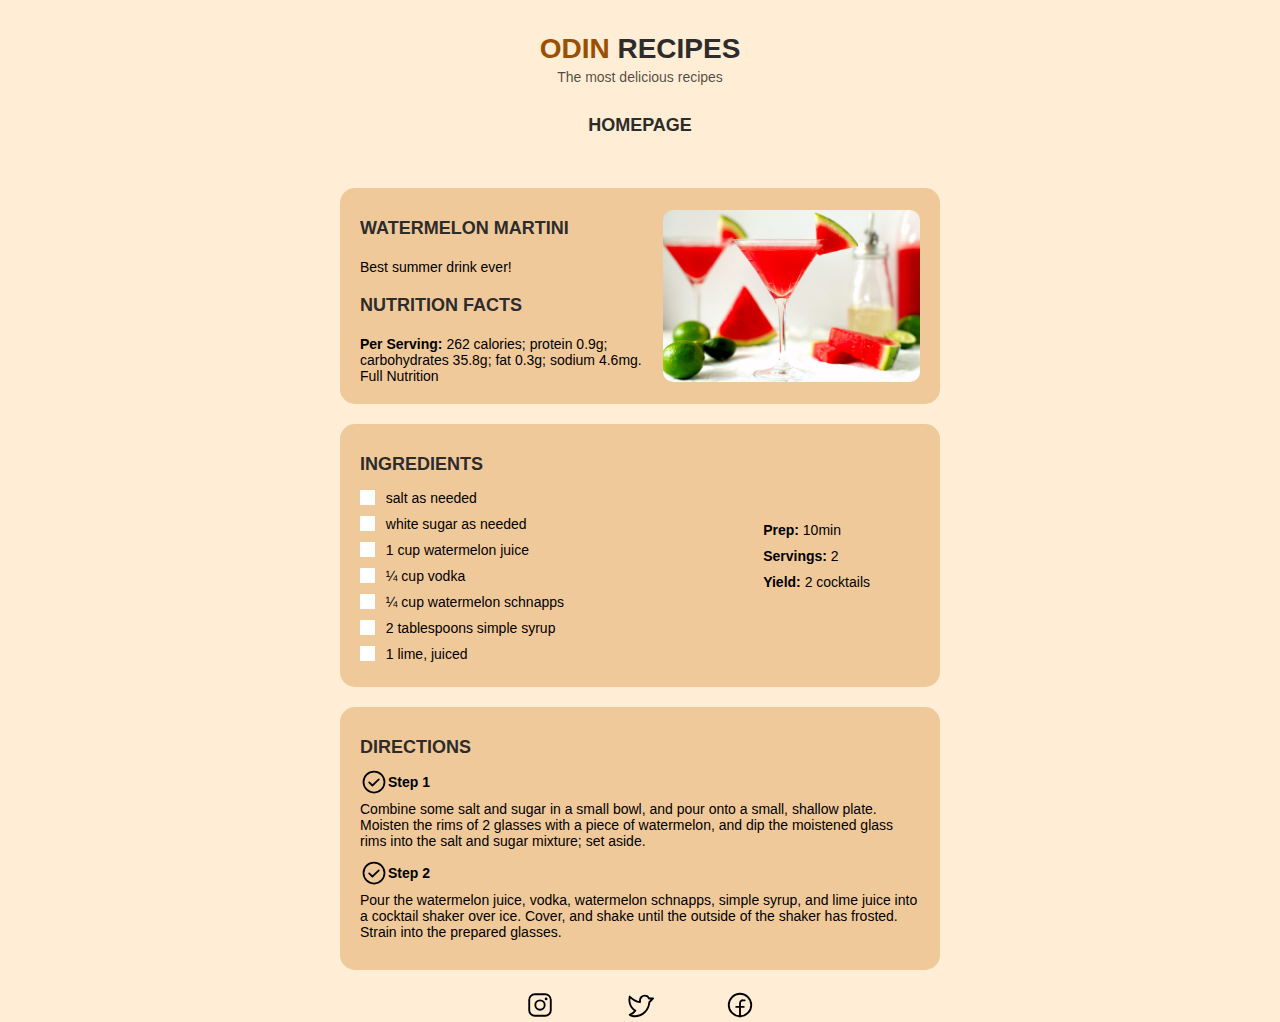
<file: recipes/watermelon-martini.html>
<!DOCTYPE html>
<html lang="en">
  <head>
    <meta charset="UTF-8" />
    <meta http-equiv="X-UA-Compatible" content="IE=edge" />
    <meta name="viewport" content="width=device-width, initial-scale=1.0" />
    <title>Watermelon Martini Recipe</title>
    <link rel="stylesheet" href="../src/css/recipes.css" />
    <link rel="stylesheet" href="../src/css/root.css" />
    <link rel="stylesheet" href="../src/css/animation.css" />
  </head>
  <body>
    <header>
      <h1><span>Odin </span>Recipes</h1>
      <p>The most delicious recipes</p>

      <div class="link-homepage">
        <a href="../index.html">Homepage</a>
      </div>
    </header>
    <main>
      <section class="recipe-introduction">
        <div class="recipe-info">
          <h3>Watermelon martini</h3>
          <p>Best summer drink ever!</p>
          <h3>Nutrition Facts</h3>
          <p>
            <strong>Per Serving: </strong> 262 calories; protein 0.9g;
            carbohydrates 35.8g; fat 0.3g; sodium 4.6mg. Full Nutrition
          </p>
        </div>
        <div class="recipe-img">
          <img
            src="../src/imgs/Watermelon-Martini.jpg"
            alt="Two classes of watermelon martini with limons and pieces of watermelon around it"
          />
        </div>
      </section>
      <section class="ingredients">
        <div>
          <h3>Ingredients</h3>
          <ul>
            <li>
              <input type="checkbox" />
              <label for="">salt as needed</label>
            </li>
            <li>
              <input type="checkbox" />
              <label for="scales">white sugar as needed</label>
            </li>
            <li>
              <input type="checkbox" />
              <label for="scales">1 cup watermelon juice</label>
            </li>
            <li>
              <input type="checkbox" />
              <label for="scales">¼ cup vodka</label>
            </li>
            <li>
              <input type="checkbox" />
              <label for="scales">¼ cup watermelon schnapps</label>
            </li>
            <li>
              <input type="checkbox" />
              <label for="scales">2 tablespoons simple syrup</label>
            </li>
            <li>
              <input type="checkbox" />
              <label for="scales">1 lime, juiced</label>
            </li>
          </ul>
        </div>
        <div class="info-recipes">
          <p><strong>Prep:</strong> 10min</p>
          <p><strong>Servings:</strong> 2</p>
          <p><strong>Yield: </strong> 2 cocktails</p>
        </div>
      </section>
      <section class="preparation">
        <h3>Directions</h3>
        <div class="directions">
          <div class="steps">
            <svg
              xmlns="http://www.w3.org/2000/svg"
              width="192"
              height="192"
              fill="#000000"
              viewBox="0 0 256 256"
            >
              <rect width="256" height="256" fill="none"></rect>
              <polyline
                points="172 104 113.3 160 84 132"
                fill="none"
                stroke="#000000"
                stroke-linecap="round"
                stroke-linejoin="round"
                stroke-width="16"
              ></polyline>
              <circle
                cx="128"
                cy="128"
                r="96"
                fill="none"
                stroke="#000000"
                stroke-linecap="round"
                stroke-linejoin="round"
                stroke-width="16"
              ></circle>
            </svg>
            <p>Step 1</p>
          </div>
          <p>
            Combine some salt and sugar in a small bowl, and pour onto a small,
            shallow plate. Moisten the rims of 2 glasses with a piece of
            watermelon, and dip the moistened glass rims into the salt and sugar
            mixture; set aside.
          </p>
        </div>
        <div class="directions">
          <div class="steps">
            <svg
              xmlns="http://www.w3.org/2000/svg"
              width="192"
              height="192"
              fill="#000000"
              viewBox="0 0 256 256"
            >
              <rect width="256" height="256" fill="none"></rect>
              <polyline
                points="172 104 113.3 160 84 132"
                fill="none"
                stroke="#000000"
                stroke-linecap="round"
                stroke-linejoin="round"
                stroke-width="16"
              ></polyline>
              <circle
                cx="128"
                cy="128"
                r="96"
                fill="none"
                stroke="#000000"
                stroke-linecap="round"
                stroke-linejoin="round"
                stroke-width="16"
              ></circle>
            </svg>
            <p>Step 2</p>
          </div>
          <p>
            Pour the watermelon juice, vodka, watermelon schnapps, simple syrup,
            and lime juice into a cocktail shaker over ice. Cover, and shake
            until the outside of the shaker has frosted. Strain into the
            prepared glasses.
          </p>
        </div>
      </section>
    </main>

    <footer>
      <a href="https://www.instagram.com" target="_blank">
        <svg
          xmlns="http://www.w3.org/2000/svg"
          width="192"
          height="192"
          fill="#000000"
          viewBox="0 0 256 256"
        >
          <rect width="256" height="256" fill="none"></rect>
          <circle
            cx="128"
            cy="128"
            r="40"
            fill="none"
            stroke="#000000"
            stroke-miterlimit="10"
            stroke-width="16"
          ></circle>
          <rect
            x="36"
            y="36"
            width="184"
            height="184"
            rx="48"
            fill="none"
            stroke="#000000"
            stroke-linecap="round"
            stroke-linejoin="round"
            stroke-width="16"
          ></rect>
          <circle cx="180" cy="76" r="12"></circle>
        </svg>
      </a>
      <a href="https://www.twitter.com" target="_blank">
        <svg
          xmlns="http://www.w3.org/2000/svg"
          width="192"
          height="192"
          fill="#000000"
          viewBox="0 0 256 256"
        >
          <rect width="256" height="256" fill="none"></rect>
          <path
            d="M128,88c0-22,18.5-40.3,40.5-40a40,40,0,0,1,36.2,24H240l-32.3,32.3A127.9,127.9,0,0,1,80,224c-32,0-40-12-40-12s32-12,48-36c0,0-64-32-48-120,0,0,40,40,88,48Z"
            fill="none"
            stroke="#000000"
            stroke-linecap="round"
            stroke-linejoin="round"
            stroke-width="16"
          ></path>
        </svg>
      </a>
      <a href="https://www.facebook.com" target="_blank">
        <svg
          xmlns="http://www.w3.org/2000/svg"
          width="192"
          height="192"
          fill="#000000"
          viewBox="0 0 256 256"
        >
          <rect width="256" height="256" fill="none"></rect>
          <circle
            cx="128"
            cy="128"
            r="96"
            fill="none"
            stroke="#000000"
            stroke-linecap="round"
            stroke-linejoin="round"
            stroke-width="16"
          ></circle>
          <path
            d="M168,88H152a23.9,23.9,0,0,0-24,24V224"
            fill="none"
            stroke="#000000"
            stroke-linecap="round"
            stroke-linejoin="round"
            stroke-width="16"
          ></path>
          <line
            x1="96"
            y1="144"
            x2="160"
            y2="144"
            fill="none"
            stroke="#000000"
            stroke-linecap="round"
            stroke-linejoin="round"
            stroke-width="16"
          ></line>
        </svg>
      </a>
    </footer>
  </body>
</html>
</file>
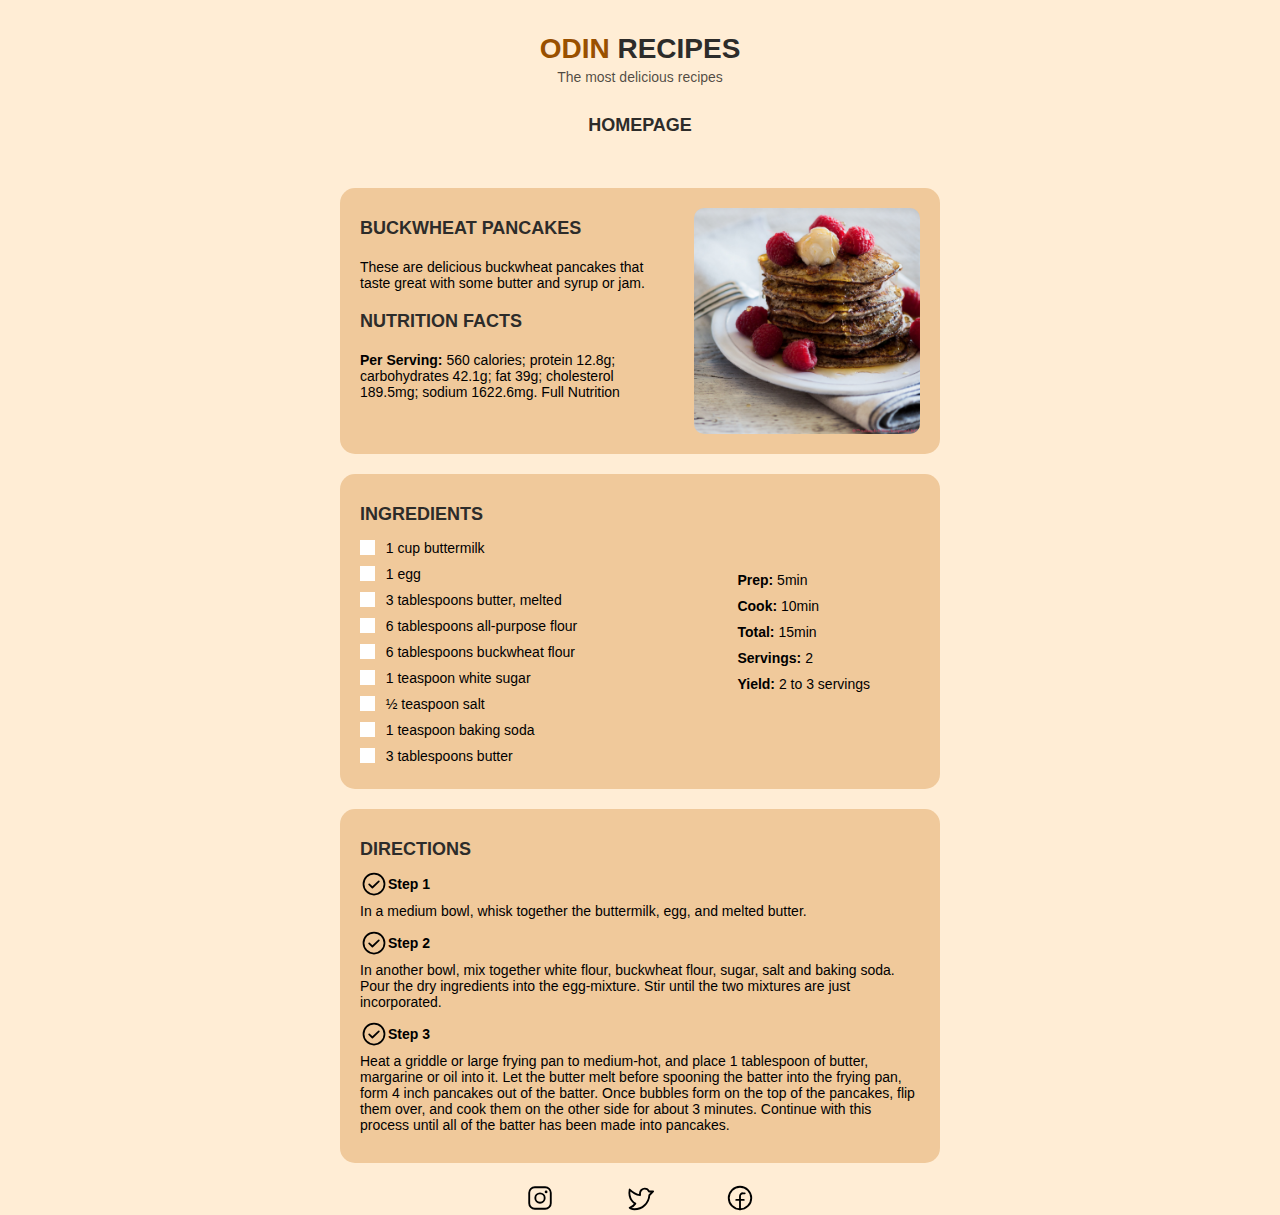
<file: src/recipes/best-buckwheat-pancake.html>
<!DOCTYPE html>
<html lang="en">
  <head>
    <meta charset="UTF-8" />
    <meta http-equiv="X-UA-Compatible" content="IE=edge" />
    <meta name="viewport" content="width=device-width, initial-scale=1.0" />
    <title>Best Buckwheat Pancake Recipe</title>
    <link rel="stylesheet" href="../css/recipes.css" />
    <link rel="stylesheet" href="../css/root.css" />
    <link rel="stylesheet" href="../css/animation.css" />
  </head>
  <body>
    <header>
      <h1><span>Odin </span>Recipes</h1>
      <p>The most delicious recipes</p>

      <div class="link-homepage">
        <a href="/./index.html">Homepage</a>
      </div>
    </header>

    <main>
      <section class="recipe-introduction">
        <div class="recipe-info">
          <h3>buckwheat pancakes</h3>
          <p>
            These are delicious buckwheat pancakes that taste great with some
            butter and syrup or jam.
          </p>
          <h3>Nutrition Facts</h3>
          <p>
            <strong>Per Serving: </strong> 560 calories; protein 12.8g;
            carbohydrates 42.1g; fat 39g; cholesterol 189.5mg; sodium 1622.6mg.
            Full Nutrition
          </p>
        </div>
        <div class="recipe-img">
          <img
            src="../imgs/buckwheat-pancake.jpg"
            alt="A pile of buckwheat pancake inside a plate with strawberries"
          />
        </div>
      </section>
      <section class="ingredients">
        <div>
          <h3>Ingredients</h3>
          <ul>
            <li>
              <input type="checkbox" />
              <label for="">1 cup buttermilk</label>
            </li>
            <li>
              <input type="checkbox" />
              <label for="scales">1 egg</label>
            </li>
            <li>
              <input type="checkbox" />
              <label for="scales">3 tablespoons butter, melted</label>
            </li>
            <li>
              <input type="checkbox" />
              <label for="scales">6 tablespoons all-purpose flour</label>
            </li>
            <li>
              <input type="checkbox" />
              <label for="scales">6 tablespoons buckwheat flour</label>
            </li>
            <li>
              <input type="checkbox" />
              <label for="scales">1 teaspoon white sugar</label>
            </li>
            <li>
              <input type="checkbox" />
              <label for="scales">½ teaspoon salt</label>
            </li>
            <li>
              <input type="checkbox" />
              <label for="scales">1 teaspoon baking soda</label>
            </li>
            <li>
              <input type="checkbox" />
              <label for="scales">3 tablespoons butter</label>
            </li>
          </ul>
        </div>
        <div class="info-recipes">
          <p><strong>Prep:</strong> 5min</p>
          <p><strong>Cook:</strong> 10min</p>
          <p><strong>Total: </strong> 15min</p>
          <p><strong>Servings:</strong> 2</p>
          <p><strong>Yield: </strong> 2 to 3 servings</p>
        </div>
      </section>
      <section class="preparation">
        <h3>Directions</h3>
        <div class="directions">
          <div class="steps">
            <svg
              xmlns="http://www.w3.org/2000/svg"
              width="192"
              height="192"
              fill="#000000"
              viewBox="0 0 256 256"
            >
              <rect width="256" height="256" fill="none"></rect>
              <polyline
                points="172 104 113.3 160 84 132"
                fill="none"
                stroke="#000000"
                stroke-linecap="round"
                stroke-linejoin="round"
                stroke-width="16"
              ></polyline>
              <circle
                cx="128"
                cy="128"
                r="96"
                fill="none"
                stroke="#000000"
                stroke-linecap="round"
                stroke-linejoin="round"
                stroke-width="16"
              ></circle>
            </svg>
            <p>Step 1</p>
          </div>
          <p>
            In a medium bowl, whisk together the buttermilk, egg, and melted
            butter.
          </p>
        </div>
        <div class="directions">
          <div class="steps">
            <svg
              xmlns="http://www.w3.org/2000/svg"
              width="192"
              height="192"
              fill="#000000"
              viewBox="0 0 256 256"
            >
              <rect width="256" height="256" fill="none"></rect>
              <polyline
                points="172 104 113.3 160 84 132"
                fill="none"
                stroke="#000000"
                stroke-linecap="round"
                stroke-linejoin="round"
                stroke-width="16"
              ></polyline>
              <circle
                cx="128"
                cy="128"
                r="96"
                fill="none"
                stroke="#000000"
                stroke-linecap="round"
                stroke-linejoin="round"
                stroke-width="16"
              ></circle>
            </svg>
            <p>Step 2</p>
          </div>
          <p>
            In another bowl, mix together white flour, buckwheat flour, sugar,
            salt and baking soda. Pour the dry ingredients into the egg-mixture.
            Stir until the two mixtures are just incorporated.
          </p>
        </div>
        <div class="directions">
          <div class="steps">
            <svg
              xmlns="http://www.w3.org/2000/svg"
              width="192"
              height="192"
              fill="#000000"
              viewBox="0 0 256 256"
            >
              <rect width="256" height="256" fill="none"></rect>
              <polyline
                points="172 104 113.3 160 84 132"
                fill="none"
                stroke="#000000"
                stroke-linecap="round"
                stroke-linejoin="round"
                stroke-width="16"
              ></polyline>
              <circle
                cx="128"
                cy="128"
                r="96"
                fill="none"
                stroke="#000000"
                stroke-linecap="round"
                stroke-linejoin="round"
                stroke-width="16"
              ></circle>
            </svg>
            <p>Step 3</p>
          </div>
          <p>
            Heat a griddle or large frying pan to medium-hot, and place 1
            tablespoon of butter, margarine or oil into it. Let the butter melt
            before spooning the batter into the frying pan, form 4 inch pancakes
            out of the batter. Once bubbles form on the top of the pancakes,
            flip them over, and cook them on the other side for about 3 minutes.
            Continue with this process until all of the batter has been made
            into pancakes.
          </p>
        </div>
      </section>
    </main>

    <footer>
      <a href="https://www.instagram.com" target="_blank">
        <svg
          xmlns="http://www.w3.org/2000/svg"
          width="192"
          height="192"
          fill="#000000"
          viewBox="0 0 256 256"
        >
          <rect width="256" height="256" fill="none"></rect>
          <circle
            cx="128"
            cy="128"
            r="40"
            fill="none"
            stroke="#000000"
            stroke-miterlimit="10"
            stroke-width="16"
          ></circle>
          <rect
            x="36"
            y="36"
            width="184"
            height="184"
            rx="48"
            fill="none"
            stroke="#000000"
            stroke-linecap="round"
            stroke-linejoin="round"
            stroke-width="16"
          ></rect>
          <circle cx="180" cy="76" r="12"></circle>
        </svg>
      </a>
      <a href="https://www.twitter.com" target="_blank">
        <svg
          xmlns="http://www.w3.org/2000/svg"
          width="192"
          height="192"
          fill="#000000"
          viewBox="0 0 256 256"
        >
          <rect width="256" height="256" fill="none"></rect>
          <path
            d="M128,88c0-22,18.5-40.3,40.5-40a40,40,0,0,1,36.2,24H240l-32.3,32.3A127.9,127.9,0,0,1,80,224c-32,0-40-12-40-12s32-12,48-36c0,0-64-32-48-120,0,0,40,40,88,48Z"
            fill="none"
            stroke="#000000"
            stroke-linecap="round"
            stroke-linejoin="round"
            stroke-width="16"
          ></path>
        </svg>
      </a>
      <a href="https://www.facebook.com" target="_blank">
        <svg
          xmlns="http://www.w3.org/2000/svg"
          width="192"
          height="192"
          fill="#000000"
          viewBox="0 0 256 256"
        >
          <rect width="256" height="256" fill="none"></rect>
          <circle
            cx="128"
            cy="128"
            r="96"
            fill="none"
            stroke="#000000"
            stroke-linecap="round"
            stroke-linejoin="round"
            stroke-width="16"
          ></circle>
          <path
            d="M168,88H152a23.9,23.9,0,0,0-24,24V224"
            fill="none"
            stroke="#000000"
            stroke-linecap="round"
            stroke-linejoin="round"
            stroke-width="16"
          ></path>
          <line
            x1="96"
            y1="144"
            x2="160"
            y2="144"
            fill="none"
            stroke="#000000"
            stroke-linecap="round"
            stroke-linejoin="round"
            stroke-width="16"
          ></line>
        </svg>
      </a>
    </footer>
  </body>
</html>
</file>
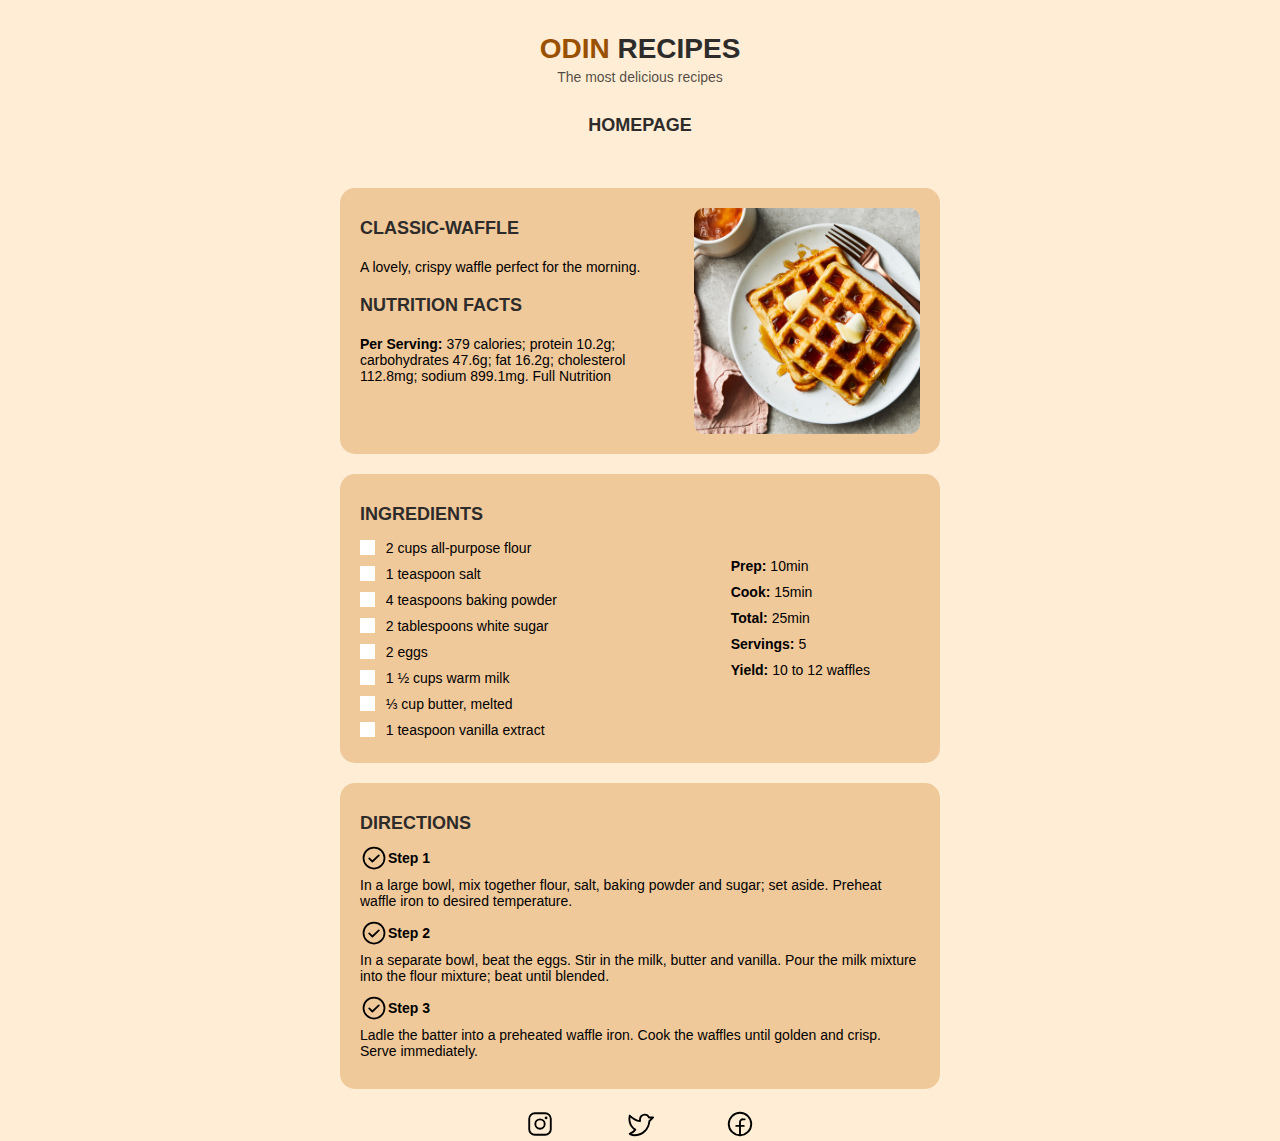
<file: src/recipes/classic-waffle.html>
<!DOCTYPE html>
<html lang="en">
  <head>
    <meta charset="UTF-8" />
    <meta http-equiv="X-UA-Compatible" content="IE=edge" />
    <meta name="viewport" content="width=device-width, initial-scale=1.0" />
    <title>Classic Waffle Recipe</title>
    <link rel="stylesheet" href="../css/recipes.css" />
    <link rel="stylesheet" href="../css/root.css" />
    <link rel="stylesheet" href="../css/animation.css" />
  </head>
  <body>
    <header>
      <h1><span>Odin </span>Recipes</h1>
      <p>The most delicious recipes</p>
      <div class="link-homepage">
        <a href="/./index.html">Homepage</a>
      </div>
    </header>
    <main>
      <section class="recipe-introduction">
        <div class="recipe-info">
          <h3>Classic-waffle</h3>
          <p>A lovely, crispy waffle perfect for the morning.</p>
          <h3>Nutrition Facts</h3>
          <p>
            <strong>Per Serving: </strong>379 calories; protein 10.2g;
            carbohydrates 47.6g; fat 16.2g; cholesterol 112.8mg; sodium 899.1mg.
            Full Nutrition
          </p>
        </div>
        <div class="recipe-img">
          <img
            src="../imgs/classic-waffle.jpg"
            alt="Waffle with honey inside a white plate and a fork leaning on the plate"
          />
        </div>
      </section>
      <section class="ingredients">
        <div>
          <h3>Ingredients</h3>
          <ul>
            <li>
              <input type="checkbox" />
              <label for="">2 cups all-purpose flour</label>
            </li>
            <li>
              <input type="checkbox" />
              <label for="scales">1 teaspoon salt</label>
            </li>
            <li>
              <input type="checkbox" />
              <label for="scales">4 teaspoons baking powder</label>
            </li>
            <li>
              <input type="checkbox" />
              <label for="scales">2 tablespoons white sugar</label>
            </li>
            <li>
              <input type="checkbox" />
              <label for="scales">2 eggs</label>
            </li>
            <li>
              <input type="checkbox" />
              <label for="scales">1 ½ cups warm milk</label>
            </li>
            <li>
              <input type="checkbox" />
              <label for="scales">⅓ cup butter, melted</label>
            </li>
            <li>
              <input type="checkbox" />
              <label for="scales">1 teaspoon vanilla extract</label>
            </li>
          </ul>
        </div>
        <div class="info-recipes">
          <p><strong>Prep:</strong> 10min</p>
          <p><strong>Cook:</strong> 15min</p>
          <p><strong>Total: </strong> 25min</p>
          <p><strong>Servings:</strong> 5</p>
          <p><strong>Yield: </strong> 10 to 12 waffles</p>
        </div>
      </section>
      <section class="preparation">
        <h3>Directions</h3>
        <div class="directions">
          <div class="steps">
            <svg
              xmlns="http://www.w3.org/2000/svg"
              width="192"
              height="192"
              fill="#000000"
              viewBox="0 0 256 256"
            >
              <rect width="256" height="256" fill="none"></rect>
              <polyline
                points="172 104 113.3 160 84 132"
                fill="none"
                stroke="#000000"
                stroke-linecap="round"
                stroke-linejoin="round"
                stroke-width="16"
              ></polyline>
              <circle
                cx="128"
                cy="128"
                r="96"
                fill="none"
                stroke="#000000"
                stroke-linecap="round"
                stroke-linejoin="round"
                stroke-width="16"
              ></circle>
            </svg>
            <p>Step 1</p>
          </div>
          <p>
            In a large bowl, mix together flour, salt, baking powder and sugar;
            set aside. Preheat waffle iron to desired temperature.
          </p>
        </div>
        <div class="directions">
          <div class="steps">
            <svg
              xmlns="http://www.w3.org/2000/svg"
              width="192"
              height="192"
              fill="#000000"
              viewBox="0 0 256 256"
            >
              <rect width="256" height="256" fill="none"></rect>
              <polyline
                points="172 104 113.3 160 84 132"
                fill="none"
                stroke="#000000"
                stroke-linecap="round"
                stroke-linejoin="round"
                stroke-width="16"
              ></polyline>
              <circle
                cx="128"
                cy="128"
                r="96"
                fill="none"
                stroke="#000000"
                stroke-linecap="round"
                stroke-linejoin="round"
                stroke-width="16"
              ></circle>
            </svg>
            <p>Step 2</p>
          </div>
          <p>
            In a separate bowl, beat the eggs. Stir in the milk, butter and
            vanilla. Pour the milk mixture into the flour mixture; beat until
            blended.
          </p>
        </div>
        <div class="directions">
          <div class="steps">
            <svg
              xmlns="http://www.w3.org/2000/svg"
              width="192"
              height="192"
              fill="#000000"
              viewBox="0 0 256 256"
            >
              <rect width="256" height="256" fill="none"></rect>
              <polyline
                points="172 104 113.3 160 84 132"
                fill="none"
                stroke="#000000"
                stroke-linecap="round"
                stroke-linejoin="round"
                stroke-width="16"
              ></polyline>
              <circle
                cx="128"
                cy="128"
                r="96"
                fill="none"
                stroke="#000000"
                stroke-linecap="round"
                stroke-linejoin="round"
                stroke-width="16"
              ></circle>
            </svg>
            <p>Step 3</p>
          </div>
          <p>
            Ladle the batter into a preheated waffle iron. Cook the waffles
            until golden and crisp. Serve immediately.
          </p>
        </div>
      </section>
    </main>

    <footer>
      <a href="https://www.instagram.com" target="_blank">
        <svg
          xmlns="http://www.w3.org/2000/svg"
          width="192"
          height="192"
          fill="#000000"
          viewBox="0 0 256 256"
        >
          <rect width="256" height="256" fill="none"></rect>
          <circle
            cx="128"
            cy="128"
            r="40"
            fill="none"
            stroke="#000000"
            stroke-miterlimit="10"
            stroke-width="16"
          ></circle>
          <rect
            x="36"
            y="36"
            width="184"
            height="184"
            rx="48"
            fill="none"
            stroke="#000000"
            stroke-linecap="round"
            stroke-linejoin="round"
            stroke-width="16"
          ></rect>
          <circle cx="180" cy="76" r="12"></circle>
        </svg>
      </a>
      <a href="https://www.twitter.com" target="_blank">
        <svg
          xmlns="http://www.w3.org/2000/svg"
          width="192"
          height="192"
          fill="#000000"
          viewBox="0 0 256 256"
        >
          <rect width="256" height="256" fill="none"></rect>
          <path
            d="M128,88c0-22,18.5-40.3,40.5-40a40,40,0,0,1,36.2,24H240l-32.3,32.3A127.9,127.9,0,0,1,80,224c-32,0-40-12-40-12s32-12,48-36c0,0-64-32-48-120,0,0,40,40,88,48Z"
            fill="none"
            stroke="#000000"
            stroke-linecap="round"
            stroke-linejoin="round"
            stroke-width="16"
          ></path>
        </svg>
      </a>
      <a href="https://www.facebook.com" target="_blank">
        <svg
          xmlns="http://www.w3.org/2000/svg"
          width="192"
          height="192"
          fill="#000000"
          viewBox="0 0 256 256"
        >
          <rect width="256" height="256" fill="none"></rect>
          <circle
            cx="128"
            cy="128"
            r="96"
            fill="none"
            stroke="#000000"
            stroke-linecap="round"
            stroke-linejoin="round"
            stroke-width="16"
          ></circle>
          <path
            d="M168,88H152a23.9,23.9,0,0,0-24,24V224"
            fill="none"
            stroke="#000000"
            stroke-linecap="round"
            stroke-linejoin="round"
            stroke-width="16"
          ></path>
          <line
            x1="96"
            y1="144"
            x2="160"
            y2="144"
            fill="none"
            stroke="#000000"
            stroke-linecap="round"
            stroke-linejoin="round"
            stroke-width="16"
          ></line>
        </svg>
      </a>
    </footer>
  </body>
</html>
</file>
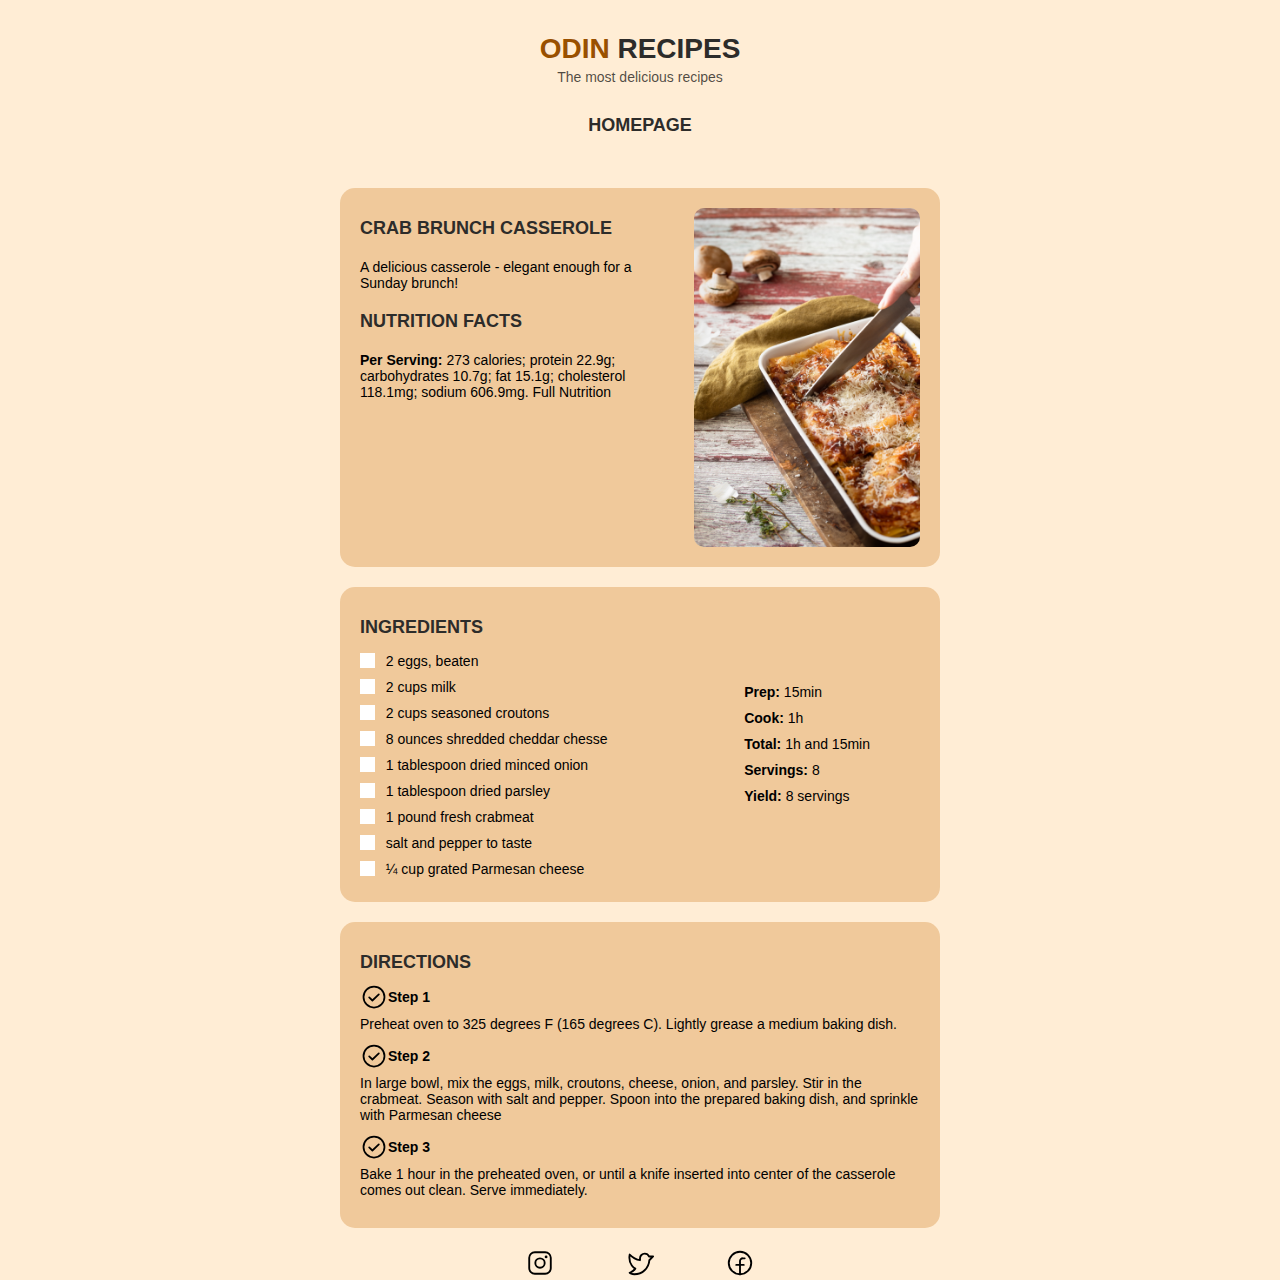
<file: src/recipes/crab-brunch-casserole.html>
<!DOCTYPE html>
<html lang="en">
  <head>
    <meta charset="UTF-8" />
    <meta http-equiv="X-UA-Compatible" content="IE=edge" />
    <meta name="viewport" content="width=device-width, initial-scale=1.0" />
    <title>Crab brunch Casserole Recipe</title>
    <link rel="stylesheet" href="../css/recipes.css" />
    <link rel="stylesheet" href="../css/root.css" />
    <link rel="stylesheet" href="../css/animation.css" />
  </head>
  <body>
    <header>
      <h1><span>Odin </span>Recipes</h1>
      <p>The most delicious recipes</p>
      <div class="link-homepage">
        <a href="/./index.html">Homepage</a>
      </div>
    </header>

    <main>
      <section class="recipe-introduction">
        <div class="recipe-info">
          <h3>crab brunch casserole</h3>
          <p>A delicious casserole - elegant enough for a Sunday brunch!</p>
          <h3>Nutrition Facts</h3>
          <p>
            <strong>Per Serving: </strong> 273 calories; protein 22.9g;
            carbohydrates 10.7g; fat 15.1g; cholesterol 118.1mg; sodium 606.9mg.
            Full Nutrition
          </p>
        </div>
        <div class="recipe-img">
          <img
            src="../imgs/crab-brunch-casserole.jpg"
            alt="Person cutting a crab casserole in a table, with 3 mushroons around"
          />
        </div>
      </section>
      <section class="ingredients">
        <div>
          <h3>Ingredients</h3>
          <ul>
            <li>
              <input type="checkbox" />
              <label for="">2 eggs, beaten</label>
            </li>
            <li>
              <input type="checkbox" />
              <label for="scales">2 cups milk</label>
            </li>
            <li>
              <input type="checkbox" />
              <label for="scales">2 cups seasoned croutons</label>
            </li>
            <li>
              <input type="checkbox" />
              <label for="scales">8 ounces shredded cheddar chesse</label>
            </li>
            <li>
              <input type="checkbox" />
              <label for="scales">1 tablespoon dried minced onion</label>
            </li>
            <li>
              <input type="checkbox" />
              <label for="scales">1 tablespoon dried parsley</label>
            </li>
            <li>
              <input type="checkbox" />
              <label for="scales">1 pound fresh crabmeat</label>
            </li>
            <li>
              <input type="checkbox" />
              <label for="scales">salt and pepper to taste</label>
            </li>
            <li>
              <input type="checkbox" />
              <label for="scales">¼ cup grated Parmesan cheese</label>
            </li>
          </ul>
        </div>
        <div class="info-recipes">
          <p><strong>Prep:</strong> 15min</p>
          <p><strong>Cook:</strong> 1h</p>
          <p><strong>Total: </strong> 1h and 15min</p>
          <p><strong>Servings:</strong> 8</p>
          <p><strong>Yield: </strong> 8 servings</p>
        </div>
      </section>
      <section class="preparation">
        <h3>Directions</h3>
        <div class="directions">
          <div class="steps">
            <svg
              xmlns="http://www.w3.org/2000/svg"
              width="192"
              height="192"
              fill="#000000"
              viewBox="0 0 256 256"
            >
              <rect width="256" height="256" fill="none"></rect>
              <polyline
                points="172 104 113.3 160 84 132"
                fill="none"
                stroke="#000000"
                stroke-linecap="round"
                stroke-linejoin="round"
                stroke-width="16"
              ></polyline>
              <circle
                cx="128"
                cy="128"
                r="96"
                fill="none"
                stroke="#000000"
                stroke-linecap="round"
                stroke-linejoin="round"
                stroke-width="16"
              ></circle>
            </svg>
            <p>Step 1</p>
          </div>
          <p>
            Preheat oven to 325 degrees F (165 degrees C). Lightly grease a
            medium baking dish.
          </p>
        </div>
        <div class="directions">
          <div class="steps">
            <svg
              xmlns="http://www.w3.org/2000/svg"
              width="192"
              height="192"
              fill="#000000"
              viewBox="0 0 256 256"
            >
              <rect width="256" height="256" fill="none"></rect>
              <polyline
                points="172 104 113.3 160 84 132"
                fill="none"
                stroke="#000000"
                stroke-linecap="round"
                stroke-linejoin="round"
                stroke-width="16"
              ></polyline>
              <circle
                cx="128"
                cy="128"
                r="96"
                fill="none"
                stroke="#000000"
                stroke-linecap="round"
                stroke-linejoin="round"
                stroke-width="16"
              ></circle>
            </svg>
            <p>Step 2</p>
          </div>
          <p>
            In large bowl, mix the eggs, milk, croutons, cheese, onion, and
            parsley. Stir in the crabmeat. Season with salt and pepper. Spoon
            into the prepared baking dish, and sprinkle with Parmesan cheese
          </p>
        </div>
        <div class="directions">
          <div class="steps">
            <svg
              xmlns="http://www.w3.org/2000/svg"
              width="192"
              height="192"
              fill="#000000"
              viewBox="0 0 256 256"
            >
              <rect width="256" height="256" fill="none"></rect>
              <polyline
                points="172 104 113.3 160 84 132"
                fill="none"
                stroke="#000000"
                stroke-linecap="round"
                stroke-linejoin="round"
                stroke-width="16"
              ></polyline>
              <circle
                cx="128"
                cy="128"
                r="96"
                fill="none"
                stroke="#000000"
                stroke-linecap="round"
                stroke-linejoin="round"
                stroke-width="16"
              ></circle>
            </svg>
            <p>Step 3</p>
          </div>
          <p>
            Bake 1 hour in the preheated oven, or until a knife inserted into
            center of the casserole comes out clean. Serve immediately.
          </p>
        </div>
      </section>
    </main>

    <footer>
      <a href="https://www.instagram.com" target="_blank">
        <svg
          xmlns="http://www.w3.org/2000/svg"
          width="192"
          height="192"
          fill="#000000"
          viewBox="0 0 256 256"
        >
          <rect width="256" height="256" fill="none"></rect>
          <circle
            cx="128"
            cy="128"
            r="40"
            fill="none"
            stroke="#000000"
            stroke-miterlimit="10"
            stroke-width="16"
          ></circle>
          <rect
            x="36"
            y="36"
            width="184"
            height="184"
            rx="48"
            fill="none"
            stroke="#000000"
            stroke-linecap="round"
            stroke-linejoin="round"
            stroke-width="16"
          ></rect>
          <circle cx="180" cy="76" r="12"></circle>
        </svg>
      </a>
      <a href="https://www.twitter.com" target="_blank">
        <svg
          xmlns="http://www.w3.org/2000/svg"
          width="192"
          height="192"
          fill="#000000"
          viewBox="0 0 256 256"
        >
          <rect width="256" height="256" fill="none"></rect>
          <path
            d="M128,88c0-22,18.5-40.3,40.5-40a40,40,0,0,1,36.2,24H240l-32.3,32.3A127.9,127.9,0,0,1,80,224c-32,0-40-12-40-12s32-12,48-36c0,0-64-32-48-120,0,0,40,40,88,48Z"
            fill="none"
            stroke="#000000"
            stroke-linecap="round"
            stroke-linejoin="round"
            stroke-width="16"
          ></path>
        </svg>
      </a>
      <a href="https://www.facebook.com" target="_blank">
        <svg
          xmlns="http://www.w3.org/2000/svg"
          width="192"
          height="192"
          fill="#000000"
          viewBox="0 0 256 256"
        >
          <rect width="256" height="256" fill="none"></rect>
          <circle
            cx="128"
            cy="128"
            r="96"
            fill="none"
            stroke="#000000"
            stroke-linecap="round"
            stroke-linejoin="round"
            stroke-width="16"
          ></circle>
          <path
            d="M168,88H152a23.9,23.9,0,0,0-24,24V224"
            fill="none"
            stroke="#000000"
            stroke-linecap="round"
            stroke-linejoin="round"
            stroke-width="16"
          ></path>
          <line
            x1="96"
            y1="144"
            x2="160"
            y2="144"
            fill="none"
            stroke="#000000"
            stroke-linecap="round"
            stroke-linejoin="round"
            stroke-width="16"
          ></line>
        </svg>
      </a>
    </footer>
  </body>
</html>
</file>
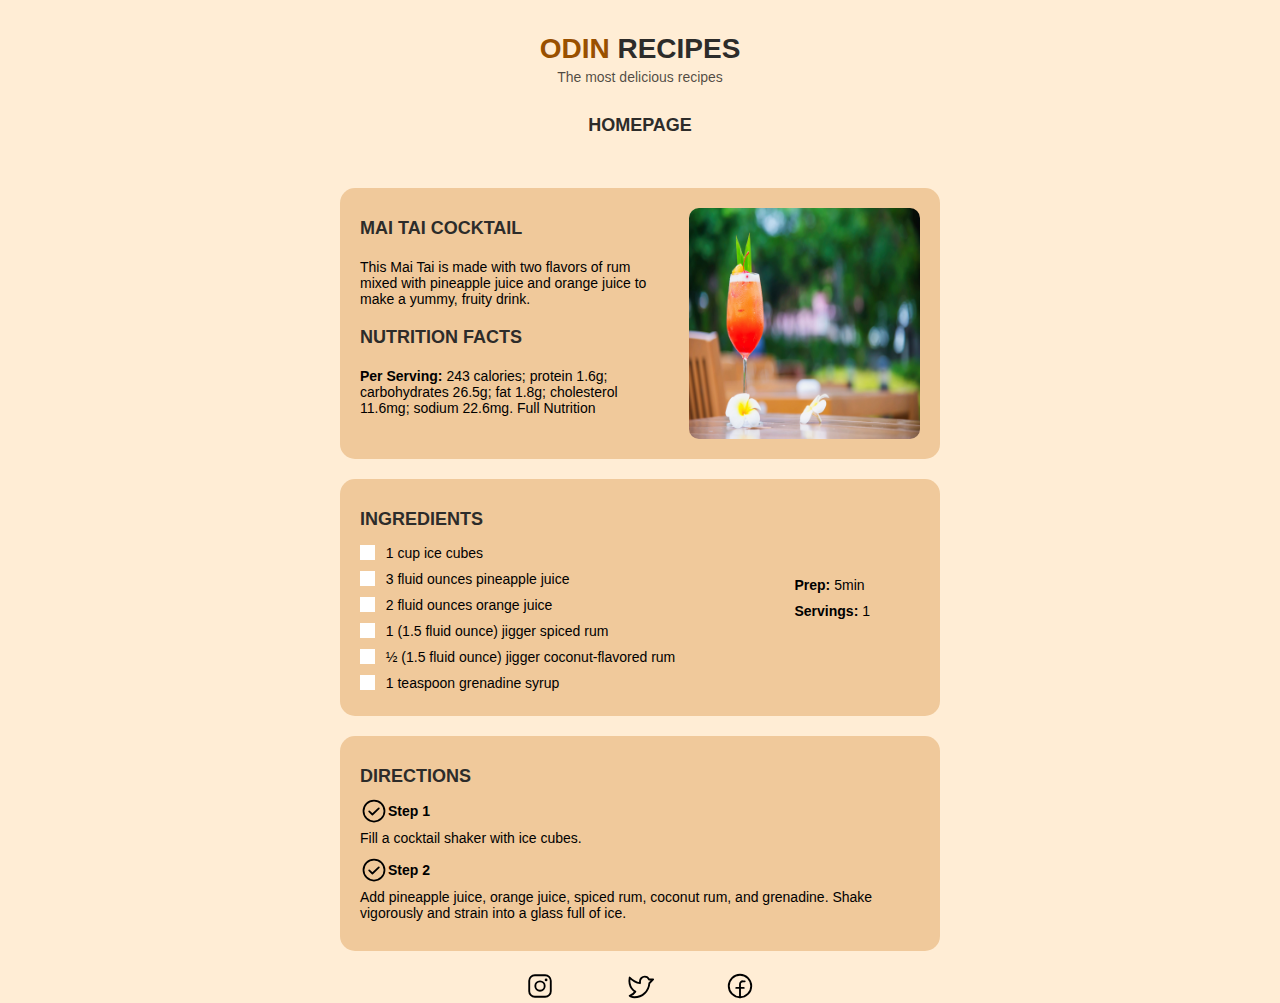
<file: src/recipes/mai-tai.html>
<!DOCTYPE html>
<html lang="en">
  <head>
    <meta charset="UTF-8" />
    <meta http-equiv="X-UA-Compatible" content="IE=edge" />
    <meta name="viewport" content="width=device-width, initial-scale=1.0" />
    <title>Mai Tai Drink Recipe</title>
    <link rel="stylesheet" href="../css/recipes.css" />
    <link rel="stylesheet" href="../css/root.css" />
    <link rel="stylesheet" href="../css/animation.css" />
  </head>
  <body>
    <header>
      <h1><span>Odin </span>Recipes</h1>
      <p>The most delicious recipes</p>
      <div class="link-homepage">
        <a href="/./index.html">Homepage</a>
      </div>
    </header>

    <main>
      <section class="recipe-introduction">
        <div class="recipe-info">
          <h3>mai tai cocktail</h3>
          <p>
            This Mai Tai is made with two flavors of rum mixed with pineapple
            juice and orange juice to make a yummy, fruity drink.
          </p>
          <h3>Nutrition Facts</h3>
          <p>
            <strong>Per Serving: </strong> 243 calories; protein 1.6g;
            carbohydrates 26.5g; fat 1.8g; cholesterol 11.6mg; sodium 22.6mg.
            Full Nutrition
          </p>
        </div>
        <div class="recipe-img">
          <img
            src="../imgs/mai-tai-2.jpg"
            alt="A glass of mai tai cocktail above a table with two margarida flowers "
          />
        </div>
      </section>
      <section class="ingredients">
        <div class="recipe-ingredients">
          <h3>Ingredients</h3>
          <ul>
            <li>
              <input type="checkbox" />
              <label for="">1 cup ice cubes</label>
            </li>
            <li>
              <input type="checkbox" />
              <label for="scales">3 fluid ounces pineapple juice</label>
            </li>
            <li>
              <input type="checkbox" />
              <label for="scales">2 fluid ounces orange juice</label>
            </li>
            <li>
              <input type="checkbox" />
              <label for="scales">1 (1.5 fluid ounce) jigger spiced rum</label>
            </li>
            <li>
              <input type="checkbox" />
              <label for="scales"
                >½ (1.5 fluid ounce) jigger coconut-flavored rum</label
              >
            </li>
            <li>
              <input type="checkbox" />
              <label for="scales">1 teaspoon grenadine syrup</label>
            </li>
          </ul>
        </div>
        <div class="info-recipes">
          <p><strong>Prep:</strong> 5min</p>
          <p><strong>Servings:</strong> 1</p>
        </div>
      </section>
      <section class="preparation">
        <h3>Directions</h3>
        <div class="directions">
          <div class="steps">
            <svg
              xmlns="http://www.w3.org/2000/svg"
              width="192"
              height="192"
              fill="#000000"
              viewBox="0 0 256 256"
            >
              <rect width="256" height="256" fill="none"></rect>
              <polyline
                points="172 104 113.3 160 84 132"
                fill="none"
                stroke="#000000"
                stroke-linecap="round"
                stroke-linejoin="round"
                stroke-width="16"
              ></polyline>
              <circle
                cx="128"
                cy="128"
                r="96"
                fill="none"
                stroke="#000000"
                stroke-linecap="round"
                stroke-linejoin="round"
                stroke-width="16"
              ></circle>
            </svg>
            <p>Step 1</p>
          </div>
          <p>Fill a cocktail shaker with ice cubes.</p>
        </div>
        <div class="directions">
          <div class="steps">
            <svg
              xmlns="http://www.w3.org/2000/svg"
              width="192"
              height="192"
              fill="#000000"
              viewBox="0 0 256 256"
            >
              <rect width="256" height="256" fill="none"></rect>
              <polyline
                points="172 104 113.3 160 84 132"
                fill="none"
                stroke="#000000"
                stroke-linecap="round"
                stroke-linejoin="round"
                stroke-width="16"
              ></polyline>
              <circle
                cx="128"
                cy="128"
                r="96"
                fill="none"
                stroke="#000000"
                stroke-linecap="round"
                stroke-linejoin="round"
                stroke-width="16"
              ></circle>
            </svg>
            <p>Step 2</p>
          </div>
          <p>
            Add pineapple juice, orange juice, spiced rum, coconut rum, and
            grenadine. Shake vigorously and strain into a glass full of ice.
          </p>
        </div>
      </section>
    </main>

    <footer>
      <a href="https://www.instagram.com" target="_blank">
        <svg
          xmlns="http://www.w3.org/2000/svg"
          width="192"
          height="192"
          fill="#000000"
          viewBox="0 0 256 256"
        >
          <rect width="256" height="256" fill="none"></rect>
          <circle
            cx="128"
            cy="128"
            r="40"
            fill="none"
            stroke="#000000"
            stroke-miterlimit="10"
            stroke-width="16"
          ></circle>
          <rect
            x="36"
            y="36"
            width="184"
            height="184"
            rx="48"
            fill="none"
            stroke="#000000"
            stroke-linecap="round"
            stroke-linejoin="round"
            stroke-width="16"
          ></rect>
          <circle cx="180" cy="76" r="12"></circle>
        </svg>
      </a>
      <a href="https://www.twitter.com" target="_blank">
        <svg
          xmlns="http://www.w3.org/2000/svg"
          width="192"
          height="192"
          fill="#000000"
          viewBox="0 0 256 256"
        >
          <rect width="256" height="256" fill="none"></rect>
          <path
            d="M128,88c0-22,18.5-40.3,40.5-40a40,40,0,0,1,36.2,24H240l-32.3,32.3A127.9,127.9,0,0,1,80,224c-32,0-40-12-40-12s32-12,48-36c0,0-64-32-48-120,0,0,40,40,88,48Z"
            fill="none"
            stroke="#000000"
            stroke-linecap="round"
            stroke-linejoin="round"
            stroke-width="16"
          ></path>
        </svg>
      </a>
      <a href="https://www.facebook.com" target="_blank">
        <svg
          xmlns="http://www.w3.org/2000/svg"
          width="192"
          height="192"
          fill="#000000"
          viewBox="0 0 256 256"
        >
          <rect width="256" height="256" fill="none"></rect>
          <circle
            cx="128"
            cy="128"
            r="96"
            fill="none"
            stroke="#000000"
            stroke-linecap="round"
            stroke-linejoin="round"
            stroke-width="16"
          ></circle>
          <path
            d="M168,88H152a23.9,23.9,0,0,0-24,24V224"
            fill="none"
            stroke="#000000"
            stroke-linecap="round"
            stroke-linejoin="round"
            stroke-width="16"
          ></path>
          <line
            x1="96"
            y1="144"
            x2="160"
            y2="144"
            fill="none"
            stroke="#000000"
            stroke-linecap="round"
            stroke-linejoin="round"
            stroke-width="16"
          ></line>
        </svg>
      </a>
    </footer>
  </body>
</html>
</file>
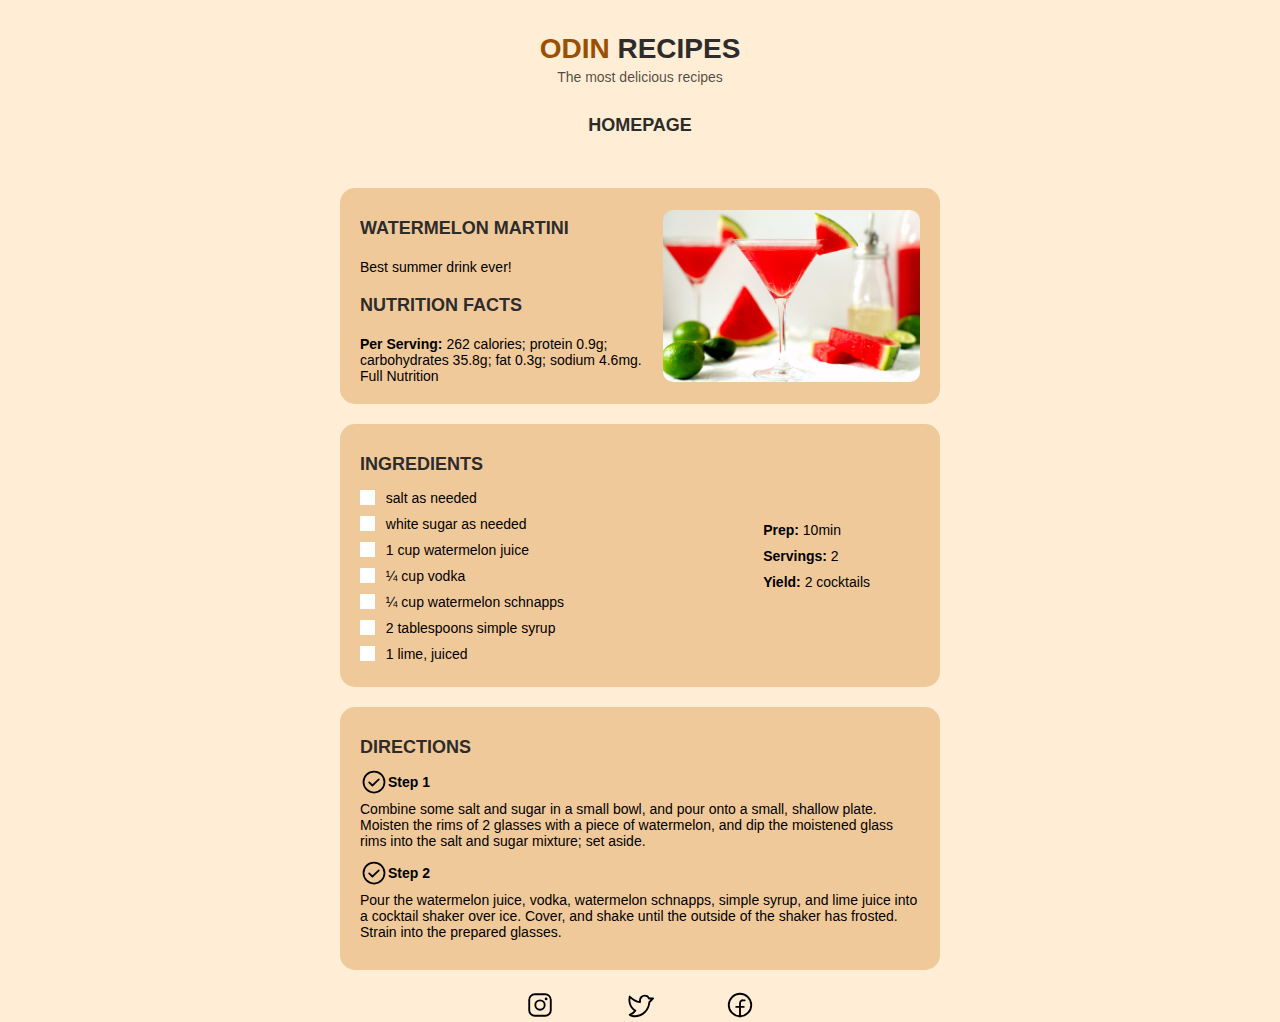
<file: src/recipes/watermelon-martini.html>
<!DOCTYPE html>
<html lang="en">
  <head>
    <meta charset="UTF-8" />
    <meta http-equiv="X-UA-Compatible" content="IE=edge" />
    <meta name="viewport" content="width=device-width, initial-scale=1.0" />
    <title>Watermelon Martini Recipe</title>
    <link rel="stylesheet" href="../css/recipes.css" />
    <link rel="stylesheet" href="../css/root.css" />
    <link rel="stylesheet" href="../css/animation.css" />
  </head>
  <body>
    <header>
      <h1><span>Odin </span>Recipes</h1>
      <p>The most delicious recipes</p>

      <div class="link-homepage">
        <a href="/./index.html">Homepage</a>
      </div>
    </header>
    <main>
      <section class="recipe-introduction">
        <div class="recipe-info">
          <h3>Watermelon martini</h3>
          <p>Best summer drink ever!</p>
          <h3>Nutrition Facts</h3>
          <p>
            <strong>Per Serving: </strong> 262 calories; protein 0.9g;
            carbohydrates 35.8g; fat 0.3g; sodium 4.6mg. Full Nutrition
          </p>
        </div>
        <div class="recipe-img">
          <img
            src="../imgs/Watermelon-Martini.jpg"
            alt="Two classes of watermelon martini with limons and pieces of watermelon around it"
          />
        </div>
      </section>
      <section class="ingredients">
        <div>
          <h3>Ingredients</h3>
          <ul>
            <li>
              <input type="checkbox" />
              <label for="">salt as needed</label>
            </li>
            <li>
              <input type="checkbox" />
              <label for="scales">white sugar as needed</label>
            </li>
            <li>
              <input type="checkbox" />
              <label for="scales">1 cup watermelon juice</label>
            </li>
            <li>
              <input type="checkbox" />
              <label for="scales">¼ cup vodka</label>
            </li>
            <li>
              <input type="checkbox" />
              <label for="scales">¼ cup watermelon schnapps</label>
            </li>
            <li>
              <input type="checkbox" />
              <label for="scales">2 tablespoons simple syrup</label>
            </li>
            <li>
              <input type="checkbox" />
              <label for="scales">1 lime, juiced</label>
            </li>
          </ul>
        </div>
        <div class="info-recipes">
          <p><strong>Prep:</strong> 10min</p>
          <p><strong>Servings:</strong> 2</p>
          <p><strong>Yield: </strong> 2 cocktails</p>
        </div>
      </section>
      <section class="preparation">
        <h3>Directions</h3>
        <div class="directions">
          <div class="steps">
            <svg
              xmlns="http://www.w3.org/2000/svg"
              width="192"
              height="192"
              fill="#000000"
              viewBox="0 0 256 256"
            >
              <rect width="256" height="256" fill="none"></rect>
              <polyline
                points="172 104 113.3 160 84 132"
                fill="none"
                stroke="#000000"
                stroke-linecap="round"
                stroke-linejoin="round"
                stroke-width="16"
              ></polyline>
              <circle
                cx="128"
                cy="128"
                r="96"
                fill="none"
                stroke="#000000"
                stroke-linecap="round"
                stroke-linejoin="round"
                stroke-width="16"
              ></circle>
            </svg>
            <p>Step 1</p>
          </div>
          <p>
            Combine some salt and sugar in a small bowl, and pour onto a small,
            shallow plate. Moisten the rims of 2 glasses with a piece of
            watermelon, and dip the moistened glass rims into the salt and sugar
            mixture; set aside.
          </p>
        </div>
        <div class="directions">
          <div class="steps">
            <svg
              xmlns="http://www.w3.org/2000/svg"
              width="192"
              height="192"
              fill="#000000"
              viewBox="0 0 256 256"
            >
              <rect width="256" height="256" fill="none"></rect>
              <polyline
                points="172 104 113.3 160 84 132"
                fill="none"
                stroke="#000000"
                stroke-linecap="round"
                stroke-linejoin="round"
                stroke-width="16"
              ></polyline>
              <circle
                cx="128"
                cy="128"
                r="96"
                fill="none"
                stroke="#000000"
                stroke-linecap="round"
                stroke-linejoin="round"
                stroke-width="16"
              ></circle>
            </svg>
            <p>Step 2</p>
          </div>
          <p>
            Pour the watermelon juice, vodka, watermelon schnapps, simple syrup,
            and lime juice into a cocktail shaker over ice. Cover, and shake
            until the outside of the shaker has frosted. Strain into the
            prepared glasses.
          </p>
        </div>
      </section>
    </main>

    <footer>
      <a href="https://www.instagram.com" target="_blank">
        <svg
          xmlns="http://www.w3.org/2000/svg"
          width="192"
          height="192"
          fill="#000000"
          viewBox="0 0 256 256"
        >
          <rect width="256" height="256" fill="none"></rect>
          <circle
            cx="128"
            cy="128"
            r="40"
            fill="none"
            stroke="#000000"
            stroke-miterlimit="10"
            stroke-width="16"
          ></circle>
          <rect
            x="36"
            y="36"
            width="184"
            height="184"
            rx="48"
            fill="none"
            stroke="#000000"
            stroke-linecap="round"
            stroke-linejoin="round"
            stroke-width="16"
          ></rect>
          <circle cx="180" cy="76" r="12"></circle>
        </svg>
      </a>
      <a href="https://www.twitter.com" target="_blank">
        <svg
          xmlns="http://www.w3.org/2000/svg"
          width="192"
          height="192"
          fill="#000000"
          viewBox="0 0 256 256"
        >
          <rect width="256" height="256" fill="none"></rect>
          <path
            d="M128,88c0-22,18.5-40.3,40.5-40a40,40,0,0,1,36.2,24H240l-32.3,32.3A127.9,127.9,0,0,1,80,224c-32,0-40-12-40-12s32-12,48-36c0,0-64-32-48-120,0,0,40,40,88,48Z"
            fill="none"
            stroke="#000000"
            stroke-linecap="round"
            stroke-linejoin="round"
            stroke-width="16"
          ></path>
        </svg>
      </a>
      <a href="https://www.facebook.com" target="_blank">
        <svg
          xmlns="http://www.w3.org/2000/svg"
          width="192"
          height="192"
          fill="#000000"
          viewBox="0 0 256 256"
        >
          <rect width="256" height="256" fill="none"></rect>
          <circle
            cx="128"
            cy="128"
            r="96"
            fill="none"
            stroke="#000000"
            stroke-linecap="round"
            stroke-linejoin="round"
            stroke-width="16"
          ></circle>
          <path
            d="M168,88H152a23.9,23.9,0,0,0-24,24V224"
            fill="none"
            stroke="#000000"
            stroke-linecap="round"
            stroke-linejoin="round"
            stroke-width="16"
          ></path>
          <line
            x1="96"
            y1="144"
            x2="160"
            y2="144"
            fill="none"
            stroke="#000000"
            stroke-linecap="round"
            stroke-linejoin="round"
            stroke-width="16"
          ></line>
        </svg>
      </a>
    </footer>
  </body>
</html>
</file>
<file: src/css/style.css>
* {
  padding: 0;
  margin: 0;
  box-sizing: border-box;
  list-style: none;
}

body {
  background-color: var(--bg-color);
  font-family: "Roboto", sans-serif;
}

h1,
h2,
a,
.price {
  font-family: "Roboto Serif";
  text-transform: uppercase;
  color: var(--primary-color);
  text-decoration: none;
}

header,
section,
footer {
  max-width: 30rem;
  margin: 0 auto;
}

header {
  padding-block: 3.2rem;
  text-align: center;
}

header h1 {
  margin-bottom: 0.4rem;
  font-size: 2.8rem;
  line-height: 3.3rem;

  color: var(--primary-color);
}
header p {
  font-size: 1.4rem;
  line-height: 1.6rem;

  color: rgba(0, 0, 0, 0.7);
}

header h1 span {
  color: var(--odin-color);
}

section {
  padding: 2rem;
  margin-bottom: 1.5rem;

  border-radius: 1.5rem;

  background-color: var(--section-bg-homepage-color);
}

section h2 {
  padding: 0.8rem 1.6rem;
  margin-bottom: 2.4rem;
  font-size: 1.8rem;
  text-align: center;

  background-color: var(--h2-bg-color);
}

ul li {
  margin-bottom: 1.6rem;
  display: flex;
}

li .details {
  max-width: 24rem;
}

.details a {
  margin-bottom: 0.8rem;
  font-size: 1.6rem;
  line-height: 1.9rem;

  padding-right: 2rem;
  /* transition: scale 0.5s ease; */
}

a:hover {
  color: var(--bg-color);
  /* transform: scale(0.7); */
}

li strong {
  font-size: 1.6rem;
  line-height: 1.9rem;
}

.details p {
  text-align: left;
  font-size: 1.4rem;
  line-height: 2.1rem;

  color: rgba(0, 0, 0, 0.6);
}

footer {
  display: flex;
  justify-content: space-around;

  text-align: center;
}

footer svg {
  width: 30%;
  height: auto;
}
</file>
<file: src/css/root.css>
:root {
  font-size: 62.5%; /* 1rem = 10px */
  --bg-color: #ffedd5;
  --primary-color: #2d2c2a;
  --section-bg-color: #f0c99b;
  --h2-bg-color: #fed7aa;
  --odin-color: #995000;
  --section-bg-homepage-color: #e2bc8e;
}
</file>
<file: src/css/animation.css>
header {
  animation: fromTop 0.5s 0.2s backwards;
}

main section:nth-child(1) {
  animation: fromTop 0.5s 0.4s backwards;
}

main section:nth-child(2) {
  animation: fromTop 0.5s 0.6s backwards;
}

main section:nth-child(3) {
  animation: fromTop 0.5s 0.8s backwards;
}

footer {
  animation: fromTop 0.5s 1s backwards;
}

@keyframes fromTop {
  from {
    opacity: 0;
    transform: translateY(-3rem);
  }

  to {
    opacity: 1;
    transform: translateY(0);
  }
}
</file>
<file: src/css/recipes.css>
* {
  padding: 0;
  margin: 0;
  box-sizing: border-box;
  list-style: none;
}

body {
  background-color: var(--bg-color);

  height: 100vh;
}

body * {
  font-family: "Roboto", sans-serif;
}

header {
  padding-block: 3.2rem;
  text-align: center;
}

header h1 {
  margin-bottom: 0.4rem;
  font-size: 2.8rem;
  line-height: 3.3rem;

  color: var(--primary-color);
}
header p {
  font-size: 1.4rem;
  line-height: 1.6rem;

  color: rgba(0, 0, 0, 0.7);
}

header h1 span {
  color: var(--odin-color);
}

h1,
a,
h3 {
  text-transform: uppercase;
  color: var(--primary-color);
  text-decoration: none;
}

header,
footer {
  max-width: 30rem;
  margin: 0 auto;
}

section {
  max-width: 60rem;
  margin: 0 auto;

  padding: 2rem;
  margin-block: 2rem;
  border-radius: 1.5rem;

  background-color: var(--section-bg-color);
}

h3 {
  font-size: 1.8rem;
  margin-top: 1.5rem;
  margin-block: 1rem;
}

.link-homepage {
  margin-top: 3rem;
  text-align: center;
  font-size: 1.8rem;
  font-weight: bolder;
}

.link-homepage a:hover {
  color: var(--odin-color);
}

.recipe-introduction {
  display: flex;
  gap: 2rem;
}

.recipe-info {
  display: flex;
  flex-direction: column;
  gap: 1rem;
}

.recipe-img {
  display: flex;
  align-self: center;
  width: 100%;
}

.recipe-img img {
  width: 100%;
  height: auto;
  border-radius: 1rem;
}

.ingredients {
  display: flex;
  align-items: center;
  justify-content: space-between;
}

li {
  padding-block: 0.5rem;
}

label {
  padding-left: 1rem;
}

label,
p {
  font-size: 1.4rem;
}

input {
  position: relative;
  cursor: pointer;
}

input:before {
  content: "";
  display: block;
  position: absolute;
  width: 15px;
  height: 15px;
  background-color: #fff;
  border: #000;
}

input:checked:after {
  content: "";
  display: block;
  width: 2px;
  height: 5px;
  border: solid #000;
  border-width: 0 3px 3px 0;
  -webkit-transform: rotate(45deg);
  -ms-transform: rotate(45deg);
  transform: rotate(45deg);
  position: absolute;
  top: 3px;
  left: 5px;
}

.info-recipes {
  display: flex;
  flex-direction: column;

  padding-inline: 5rem;
  gap: 1rem;
}

.directions {
  padding-bottom: 1rem;
}

.directions svg {
  width: 5%;
}

.steps {
  display: flex;
  align-items: center;
  justify-content: flex-start;

  padding-bottom: 0.5rem;
}

.steps p {
  font-weight: 700;
}

footer {
  display: flex;
  align-items: center;
  justify-content: space-around;

  text-align: center;
}

svg {
  width: 30%;
  height: auto;
}

@media (max-width: 424px) {
  section {
    max-width: 30rem;
  }

  .recipe-introduction {
    flex-direction: column;
  }

  .recipe-img {
    width: 50%;
    height: auto;
  }
}

@keyframes fromTop {
  from {
    opacity: 0;
    transform: translateY(-3rem);
  }

  to {
    opacity: 1;
    transform: translateY(0);
  }
}
</file>
